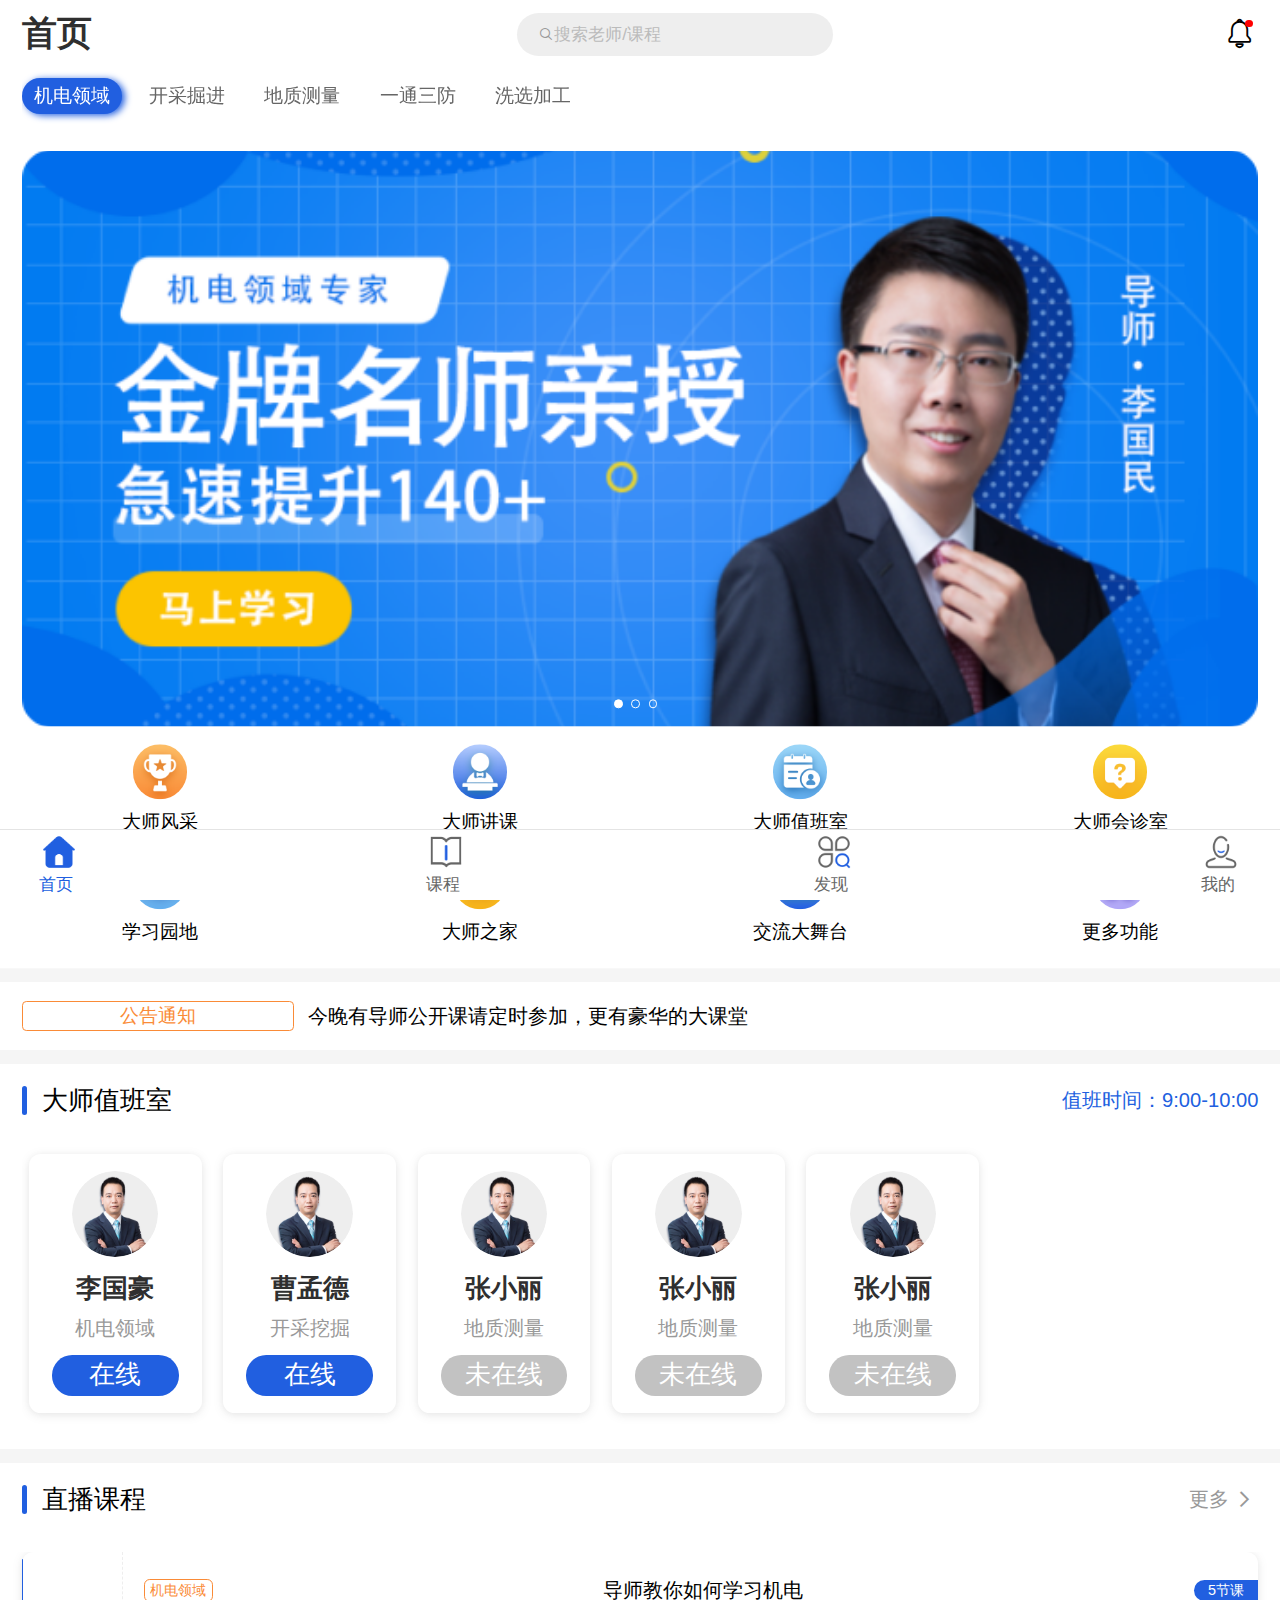
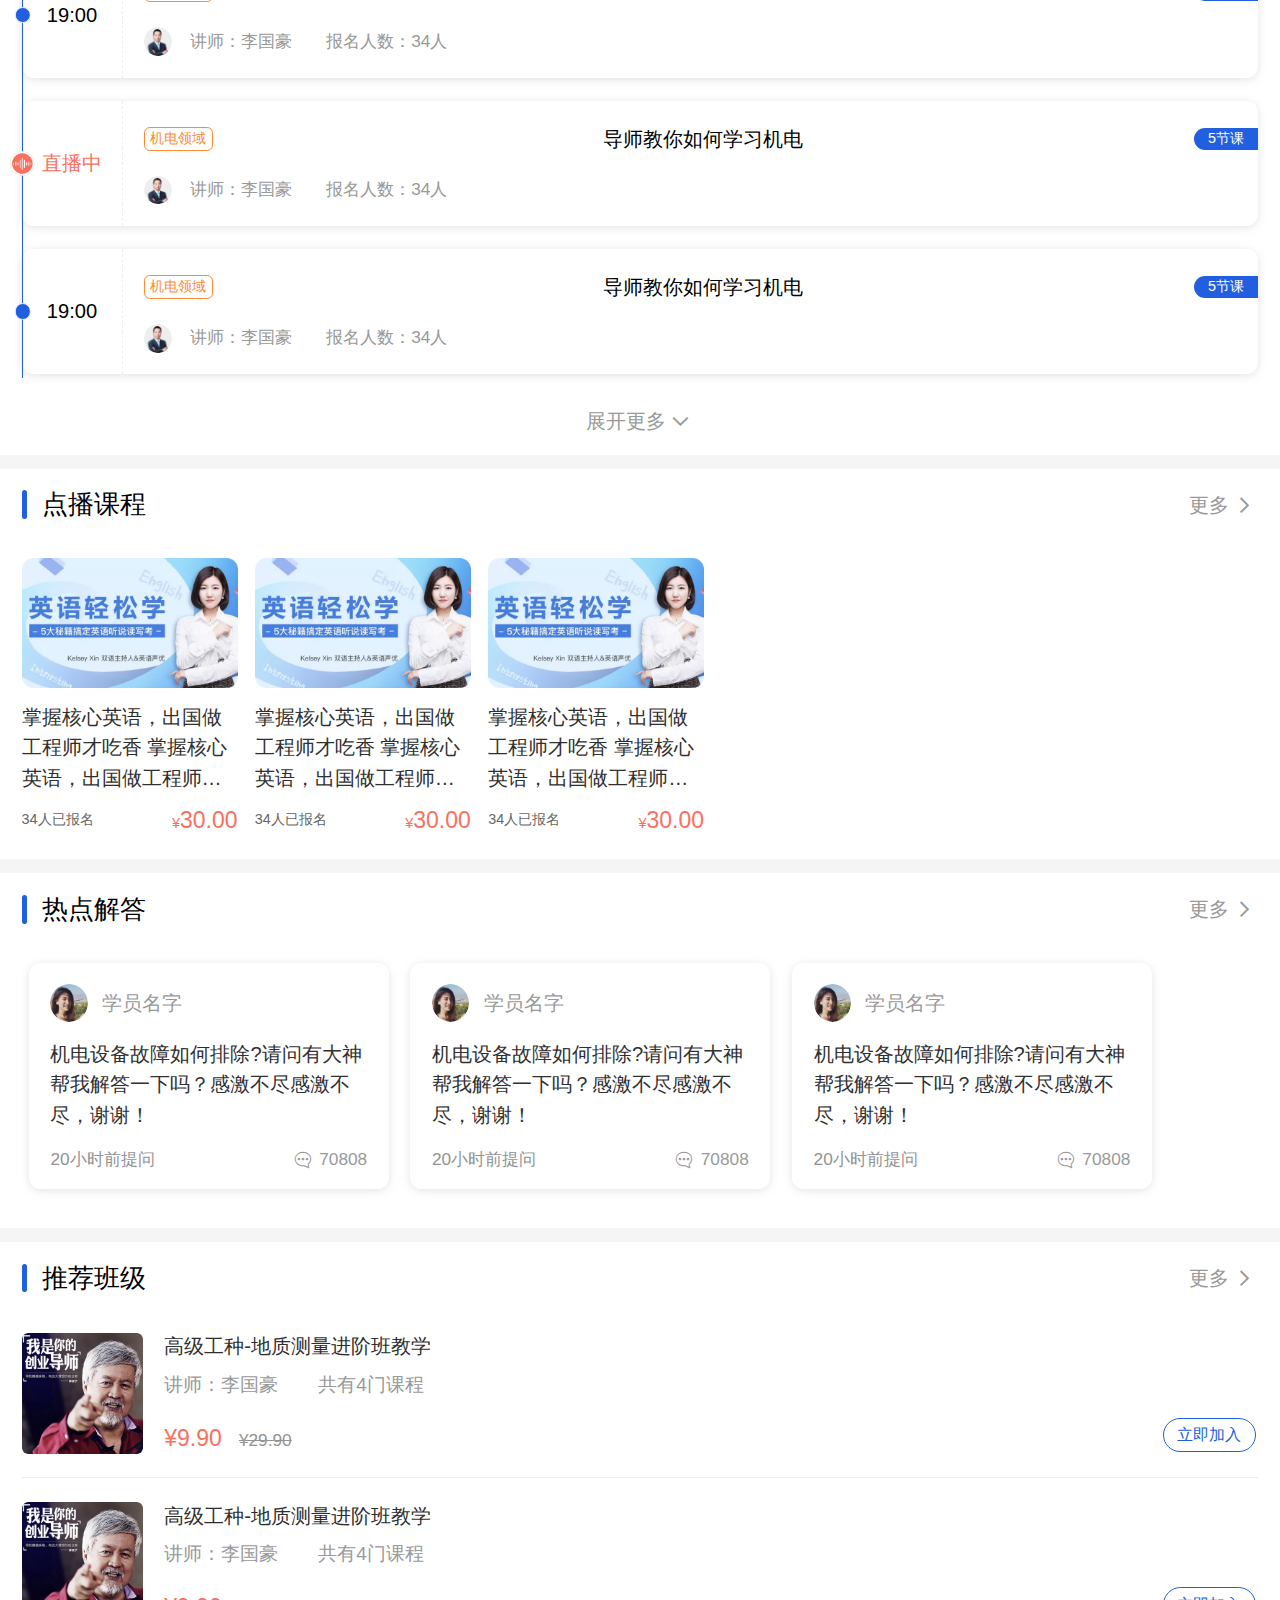
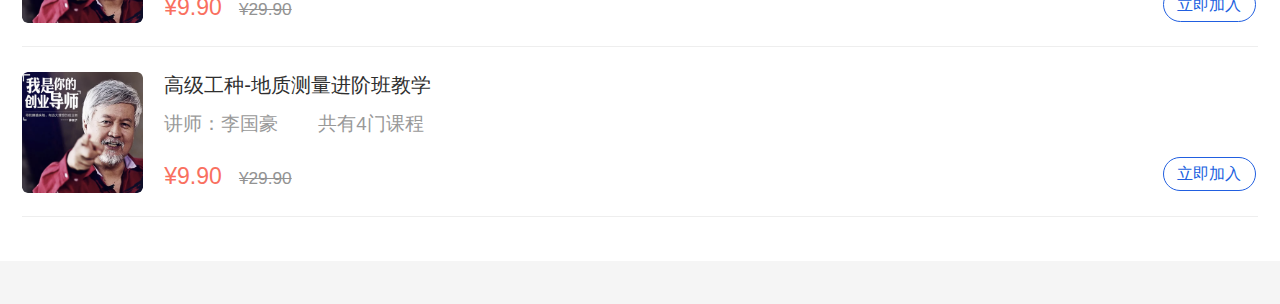
<file: index.html>
<!DOCTYPE html>
<html lang="en">
<head>
    <meta charset="UTF-8">
    <title>首页</title>
    <meta name="viewport"
          content="initial-scale=1.0,maximum-scale=1.0,minimum-scale=1.0,user-scalable=no,target-densitydpi = medium-dpi">
    <meta name="format-detection" content="telephone=no">
    <meta name="apple-touch-fullscreen" content="YES">
    <meta name="apple-mobile-web-app-capable" content="yes">
    <meta name="apple-mobile-web-app-status-bar-style" content="black">
    <script type="text/javascript" src="js/flexible.js"></script>
    <link rel="stylesheet" href="css/common.css">
    <link rel="stylesheet" href="css/index.css"/>
    <link rel="stylesheet" href="fonts/iconfont.css">
</head>
<body>
<div class="index-wrap">
    <div class="header">
        <div class="head-line1">
            <div class="title">
                首页
            </div>
            <div class="search-box">
                <span class="iconfont icon-search"></span>
                <input type="text" class="ipt-search" placeholder="搜索老师/课程">
            </div>
            <div class="message-btn">
                <span class="iconfont iconlingdang1 new-msg"></span>
            </div>
        </div>
        <div class="top-bar">
            <ul class="nav-list">
                <li class="cur">机电领域</li>
                <li>开采掘进</li>
                <li>地质测量</li>
                <li>一通三防</li>
                <li>洗选加工</li>
            </ul>
        </div>
    </div>
    <div class="conetnt">
        <!--导航-->

        <!--banner-->
        <div class="banner">
           <div class="carousel">
               <ul>
                   <li>
                       <a href="#">
                           <img src="./images/banne1.png" alt="">
                       </a>
                   </li>
                   <li>
                       <a href="#">
                           <img src="./images/banne1.png" alt="">
                       </a>
                   </li>
                   <li>
                       <a href="#">
                           <img src="./images/banne1.png" alt="">
                       </a>
                   </li>
               </ul>
               <ol class="sweiper-point points">
               </ol>
           </div>
        </div>
        <!--icon-功能区-->
        <ul class="icon-zone-box">
            <li class="icon-item">
                <img src="./images/icon_1.png" alt="">
                <span>大师风采</span>
            </li>
            <li class="icon-item">
                <img src="./images/icon_4.png" alt="">
                <span>大师讲课</span>
            </li>
            <li class="icon-item">
                <img src="./images/icon_7.png" alt="">
                <span>大师值班室</span>
            </li>
            <li class="icon-item">
                <img src="./images/icon_2.png" alt="">
                <span>大师会诊室</span>
            </li>
            <li class="icon-item">
                <img src="./images/icon_6.png" alt="">
                <span>学习园地</span>
            </li>
            <li class="icon-item">
                <img src="./images/icon_3.png" alt="">
                <span>大师之家</span>
            </li>
            <li class="icon-item">
                <img src="./images/icon_5.png" alt="">
                <span>交流大舞台</span>
            </li>
            <li class="icon-item">
                <img src="./images/icon_8.png" alt="">
                <span>更多功能</span>
            </li>
        </ul>
        <!--公告通知-->
        <div class="notice-box">
            <div class="label-tit">公告通知</div>
            <div class="label-desc">
                今晚有导师公开课请定时参加，更有豪华的大课堂
            </div>
        </div>
        <!--大师值班室-->
        <div class="great-master-box">
            <div class="great-master-header">
                <div class="great-master-tit">
                    大师值班室
                </div>
                <div class="great-master-date-desc">
                    值班时间：<span>9:00-10:00</span>
                </div>
            </div>
            <div class="great-master-content">
                <ul>
                    <li>
                        <img src="./images/great-master-img1.png" alt="">
                        <div class="great-master-name">李国豪</div>
                        <div class="great-master-type">机电领域</div>
                        <div class="btn on-line">在线</div>
                    </li>
                    <li>
                        <img src="./images/great-master-img1.png" alt="">
                        <div class="great-master-name">曹孟德</div>
                        <div class="great-master-type">开采挖掘</div>
                        <div class="btn on-line">在线</div>
                    </li>
                    <li>
                        <img src="./images/great-master-img1.png" alt="">
                        <div class="great-master-name">张小丽</div>
                        <div class="great-master-type">地质测量</div>
                        <div class="btn off-line">未在线</div>
                    </li>
                    <li>
                        <img src="./images/great-master-img1.png" alt="">
                        <div class="great-master-name">张小丽</div>
                        <div class="great-master-type">地质测量</div>
                        <div class="btn off-line">未在线</div>
                    </li>
                    <li>
                        <img src="./images/great-master-img1.png" alt="">
                        <div class="great-master-name">张小丽</div>
                        <div class="great-master-type">地质测量</div>
                        <div class="btn off-line">未在线</div>
                    </li>
                </ul>
            </div>
        </div>
        <!--直播课程-->
        <div class="live-box great-master-box">
            <div class="live-header great-master-header">
                <div class="live-tit great-master-tit">
                    直播课程
                </div>
                <div class="live-more">
                    更多
                    <span class="iconfont icon-arrow-right"></span>
                </div>
            </div>
            <ul class="live-content">
                <li>
                    <div class="live-left-date">19:00</div>
                    <div class="live-right-desc">
                        <div class="line1">
                            <p class="type">机电领域</p>
                            <p class="text">
                                导师教你如何学习机电
                            </p>
                            <p class="tag">
                                5节课
                            </p>
                        </div>
                        <div class="line2">
                            <img src="./images/great-master-img1.png" alt="">
                            <p class="name">
                                讲师：<span>李国豪</span>
                            </p>
                            <p>
                                报名人数：<span>34</span>人
                            </p>
                        </div>
                    </div>
                </li>
                <li class="living">
                    <div class="live-left-date">直播中</div>
                    <div class="live-right-desc">
                        <div class="line1">
                            <p class="type">机电领域</p>
                            <p class="text">
                                导师教你如何学习机电
                            </p>
                            <p class="tag">
                                5节课
                            </p>
                        </div>
                        <div class="line2">
                            <img src="./images/great-master-img1.png" alt="">
                            <p class="name">
                                讲师：<span>李国豪</span>
                            </p>
                            <p>
                                报名人数：<span>34</span>人
                            </p>
                        </div>
                    </div>
                </li>
                <li>
                    <div class="live-left-date">19:00</div>
                    <div class="live-right-desc">
                        <div class="line1">
                            <p class="type">机电领域</p>
                            <p class="text">
                                导师教你如何学习机电
                            </p>
                            <p class="tag">
                                5节课
                            </p>
                        </div>
                        <div class="line2">
                            <img src="./images/great-master-img1.png" alt="">
                            <p class="name">
                                讲师：<span>李国豪</span>
                            </p>
                            <p>
                                报名人数：<span>34</span>人
                            </p>
                        </div>
                    </div>
                </li>
                <li>
                    <div class="live-left-date">19:00</div>
                    <div class="live-right-desc">
                        <div class="line1">
                            <p class="type">机电领域</p>
                            <p class="text">
                                导师教你如何学习机电
                            </p>
                            <p class="tag">
                                5节课
                            </p>
                        </div>
                        <div class="line2">
                            <img src="./images/great-master-img1.png" alt="">
                            <p class="name">
                                讲师：<span>李国豪</span>
                            </p>
                            <p>
                                报名人数：<span>34</span>人
                            </p>
                        </div>
                    </div>
                </li>
                <li>
                    <div class="live-left-date">19:00</div>
                    <div class="live-right-desc">
                        <div class="line1">
                            <p class="type">机电领域</p>
                            <p class="text">
                                导师教你如何学习机电
                            </p>
                            <p class="tag">
                                5节课
                            </p>
                        </div>
                        <div class="line2">
                            <img src="./images/great-master-img1.png" alt="">
                            <p class="name">
                                讲师：<span>李国豪</span>
                            </p>
                            <p>
                                报名人数：<span>34</span>人
                            </p>
                        </div>
                    </div>
                </li>
            </ul>
            <div class="unfold-more">
                展开更多 <span class="iconfont icon-arrow-down"></span>
            </div>
        </div>
        <!--点播课程-->
        <div class="great-master-box on-demand-box">
            <div class="live-header great-master-header">
                <div class="live-tit great-master-tit">
                    点播课程
                </div>
                <div class="live-more">
                    更多
                    <span class="iconfont icon-arrow-right"></span>
                </div>
            </div>
            <div class="on-demand-content">
                <ul>
                    <li class="item">
                        <img src="./images/on-demand.png" alt="">
                        <p class="on-demand-desc">
                            掌握核心英语，出国做工程师才吃香
                            掌握核心英语，出国做工程师才吃香
                            掌握核心英语，出国做工程师才吃香
                        </p>
                        <p class="bot-con">
                      <span class="num">
                          <i>34</i>人已报名
                      </span>
                      <span class="price">
                          <i>¥</i>30.00
                      </span>
                        </p>
                    </li>
                    <li class="item">
                        <img src="./images/on-demand.png" alt="">
                        <p class="on-demand-desc">
                            掌握核心英语，出国做工程师才吃香
                            掌握核心英语，出国做工程师才吃香
                            掌握核心英语，出国做工程师才吃香
                        </p>
                        <p class="bot-con">
                      <span class="num">
                          <i>34</i>人已报名
                      </span>
                      <span class="price">
                          <i>¥</i>30.00
                      </span>
                        </p>
                    </li>
                    <li class="item">
                        <img src="./images/on-demand.png" alt="">
                        <p class="on-demand-desc">
                            掌握核心英语，出国做工程师才吃香
                            掌握核心英语，出国做工程师才吃香
                            掌握核心英语，出国做工程师才吃香
                        </p>
                        <p class="bot-con">
                      <span class="num">
                          <i>34</i>人已报名
                      </span>
                      <span class="price">
                          <i>¥</i>30.00
                      </span>
                        </p>
                    </li>
                </ul>
            </div>

        </div>
        <!--热点解答-->
        <div class="great-master-box hot-answer-box">
            <div class="live-header great-master-header">
                <div class="live-tit great-master-tit">
                    热点解答
                </div>
                <div class="live-more">
                    更多
                    <span class="iconfont icon-arrow-right"></span>
                </div>
            </div>
            <div class="hot-answer-content">
                <ul>
                    <li class="item">
                        <p class="line1">
                            <img src="./images/student.png" alt="">
                            <span>学员名字</span>
                        </p>
                        <p class="desc">
                            机电设备故障如何排除?请问有大神帮我解答一下吗？感激不尽感激不尽，谢谢！
                        </p>
                        <p class="btn-text">
                            <span>20小时前提问</span>
                            <span><i class="iconfont iconxinxi"></i>70808</span>
                        </p>
                    </li>
                    <li class="item">
                        <p class="line1">
                            <img src="./images/student.png" alt="">
                            <span>学员名字</span>
                        </p>
                        <p class="desc">
                            机电设备故障如何排除?请问有大神帮我解答一下吗？感激不尽感激不尽，谢谢！
                        </p>
                        <p class="btn-text">
                            <span>20小时前提问</span>
                            <span><i class="iconfont iconxinxi"></i>70808</span>
                        </p>
                    </li>
                    <li class="item">
                        <p class="line1">
                            <img src="./images/student.png" alt="">
                            <span>学员名字</span>
                        </p>
                        <p class="desc">
                            机电设备故障如何排除?请问有大神帮我解答一下吗？感激不尽感激不尽，谢谢！
                        </p>
                        <p class="btn-text">
                            <span>20小时前提问</span>
                            <span><i class="iconfont iconxinxi"></i>70808</span>
                        </p>
                    </li>
                </ul>
            </div>

        </div>
        <!--推荐班级-->
        <div class="great-master-box recommended-class-box">
            <div class="live-header great-master-header">
                <div class="live-tit great-master-tit">
                    推荐班级
                </div>
                <div class="live-more">
                    更多
                    <span class="iconfont icon-arrow-right"></span>
                </div>
            </div>
            <ul class="recommended-class-content">
                <li>
                    <img src="./images/class-img.png" alt="">
                    <div class="right-con">
                        <p class="line1">高级工种-地质测量进阶班教学</p>
                        <p class="line2">
                            <span>讲师：李国豪</span>
                            <span>共有4门课程</span>
                        </p>
                        <div class="btn-con">
                            <p>
                                <span class="new-price">¥9.90</span>
                                <span class="old-price">¥29.90</span>
                            </p>

                        </div>

                    </div>
                    <p class="btn-join">
                        立即加入
                    </p>
                </li>
                <li>
                    <img src="./images/class-img.png" alt="">
                    <div class="right-con">
                        <p class="line1">高级工种-地质测量进阶班教学</p>
                        <p class="line2">
                            <span>讲师：李国豪</span>
                            <span>共有4门课程</span>
                        </p>
                        <div class="btn-con">
                            <p>
                                <span class="new-price">¥9.90</span>
                                <span class="old-price">¥29.90</span>
                            </p>

                        </div>

                    </div>
                    <p class="btn-join">
                        立即加入
                    </p>
                </li>
                <li>
                    <img src="./images/class-img.png" alt="">
                    <div class="right-con">
                        <p class="line1">高级工种-地质测量进阶班教学</p>
                        <p class="line2">
                            <span>讲师：李国豪</span>
                            <span>共有4门课程</span>
                        </p>
                        <div class="btn-con">
                            <p>
                                <span class="new-price">¥9.90</span>
                                <span class="old-price">¥29.90</span>
                            </p>

                        </div>

                    </div>
                    <p class="btn-join">
                        立即加入
                    </p>
                </li>
            </ul>
        </div>
    </div>
    <div class="footer">
        <ul class="bottom-tab">
            <li class="cur">
                <p class="icon1 icon-com"></p>
                <p class="text">首页</p>
            </li>
            <li>
                <p class="icon2 icon-com"></p>
                <p class="text">课程</p>
            </li>
            <li>
                <p class="icon3 icon-com"></p>
                <p class="text">发现</p>
            </li>
            <li>
                <p class="icon4 icon-com"></p>
                <p class="text">我的</p>
            </li>
        </ul>
    </div>
</div>
<script src="./js/index.js"></script>
</body>
</html>
</file>
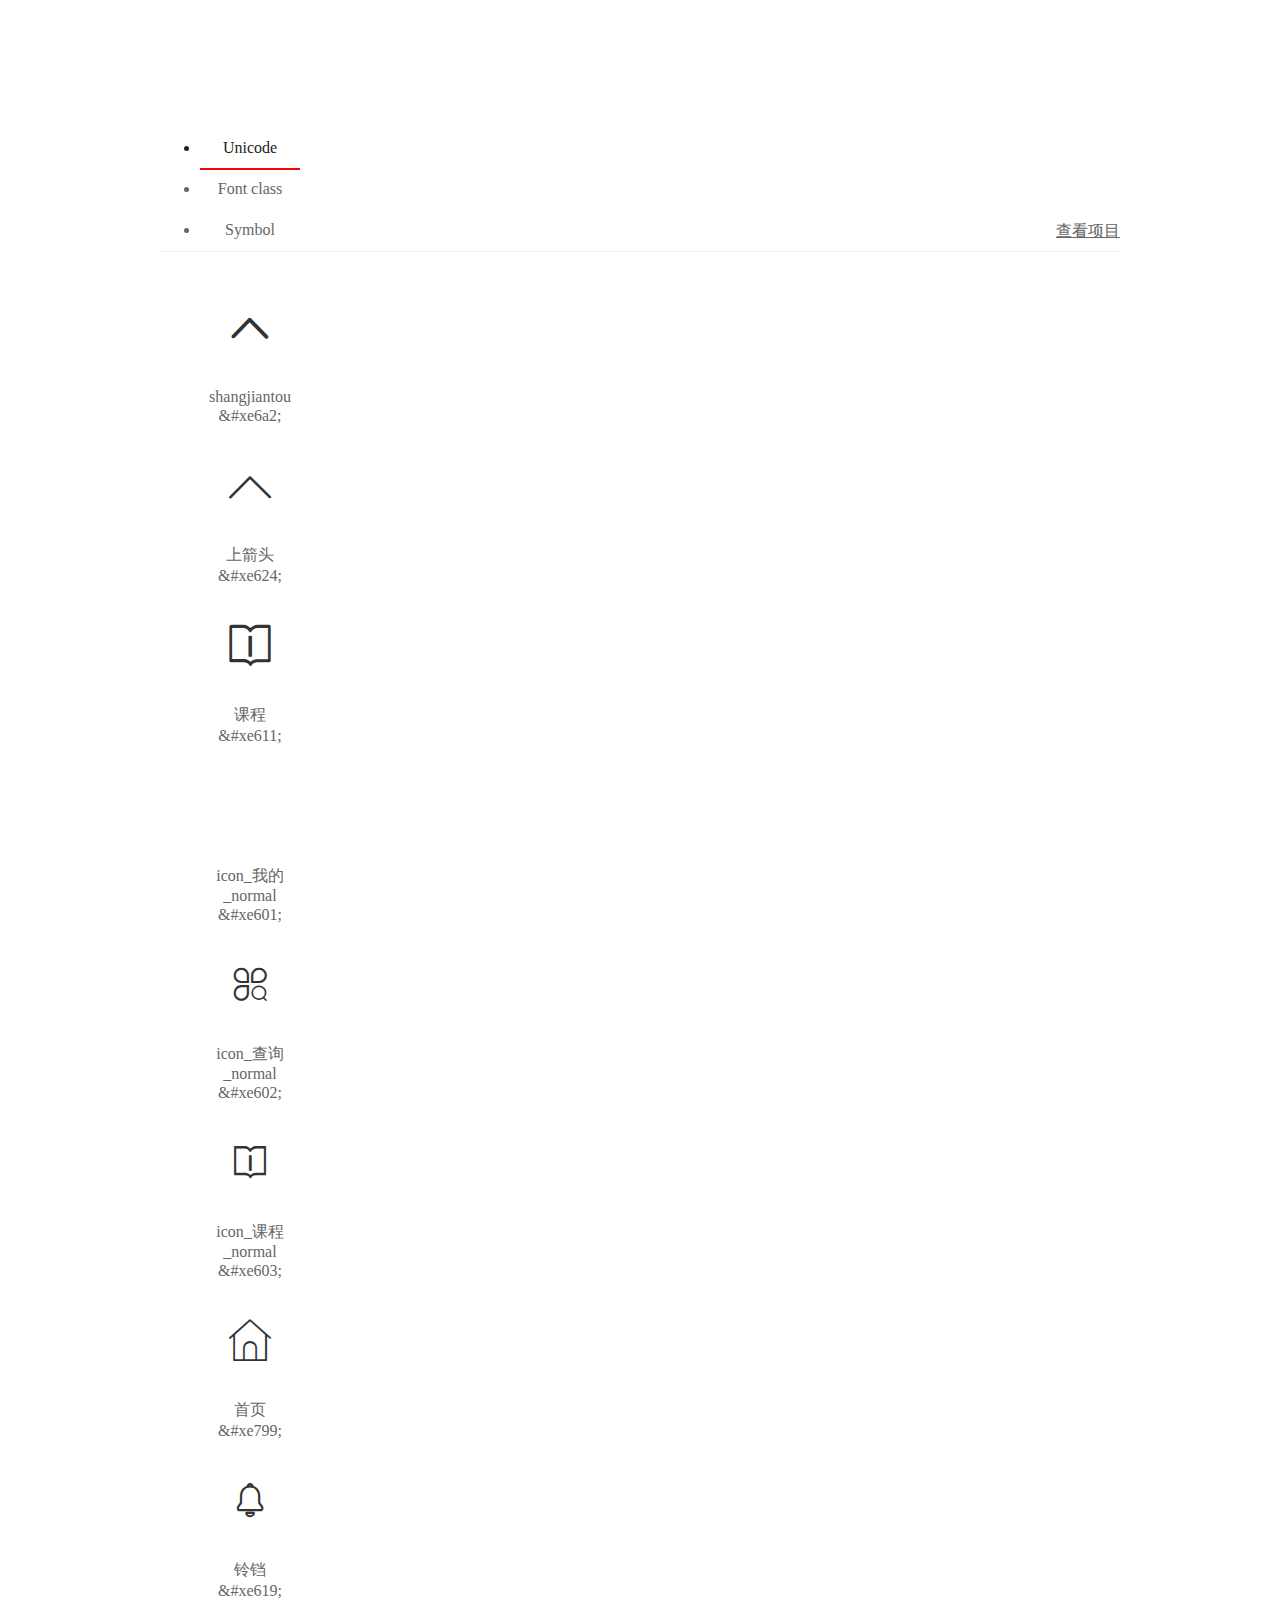
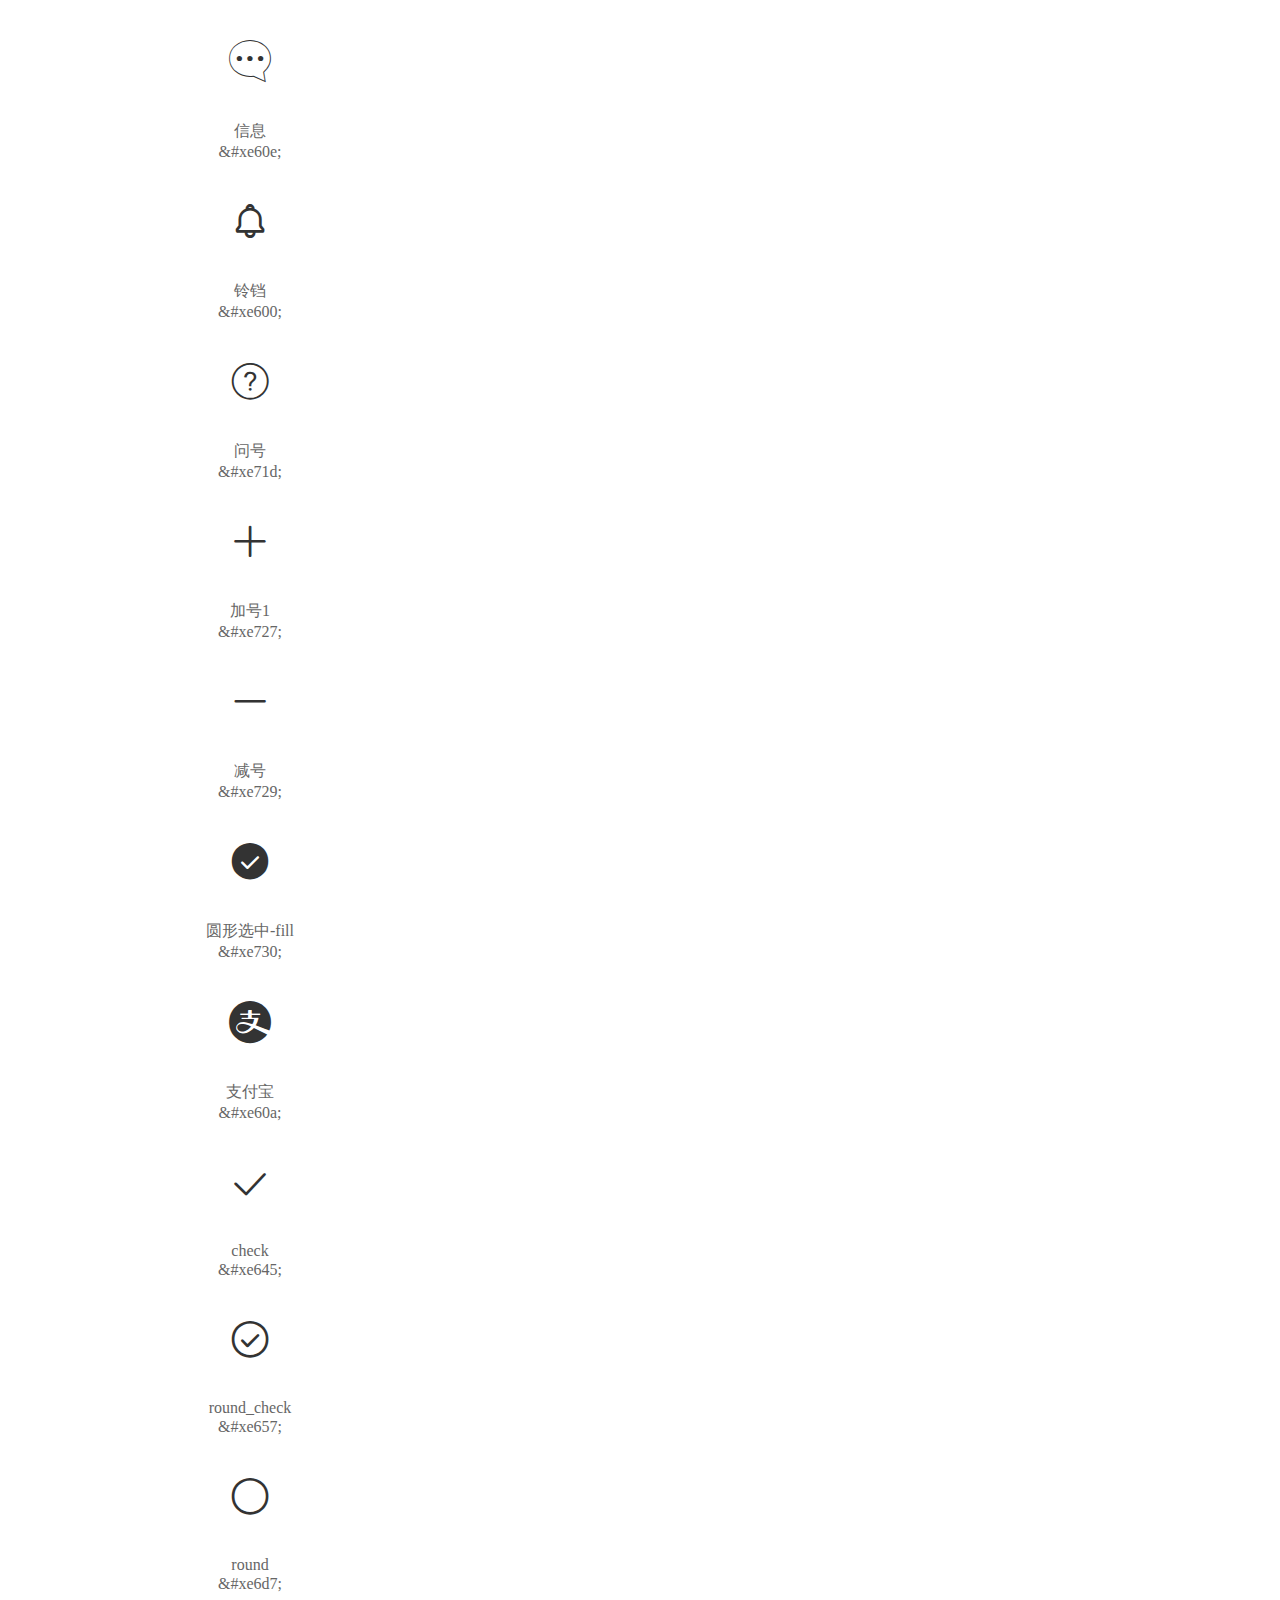
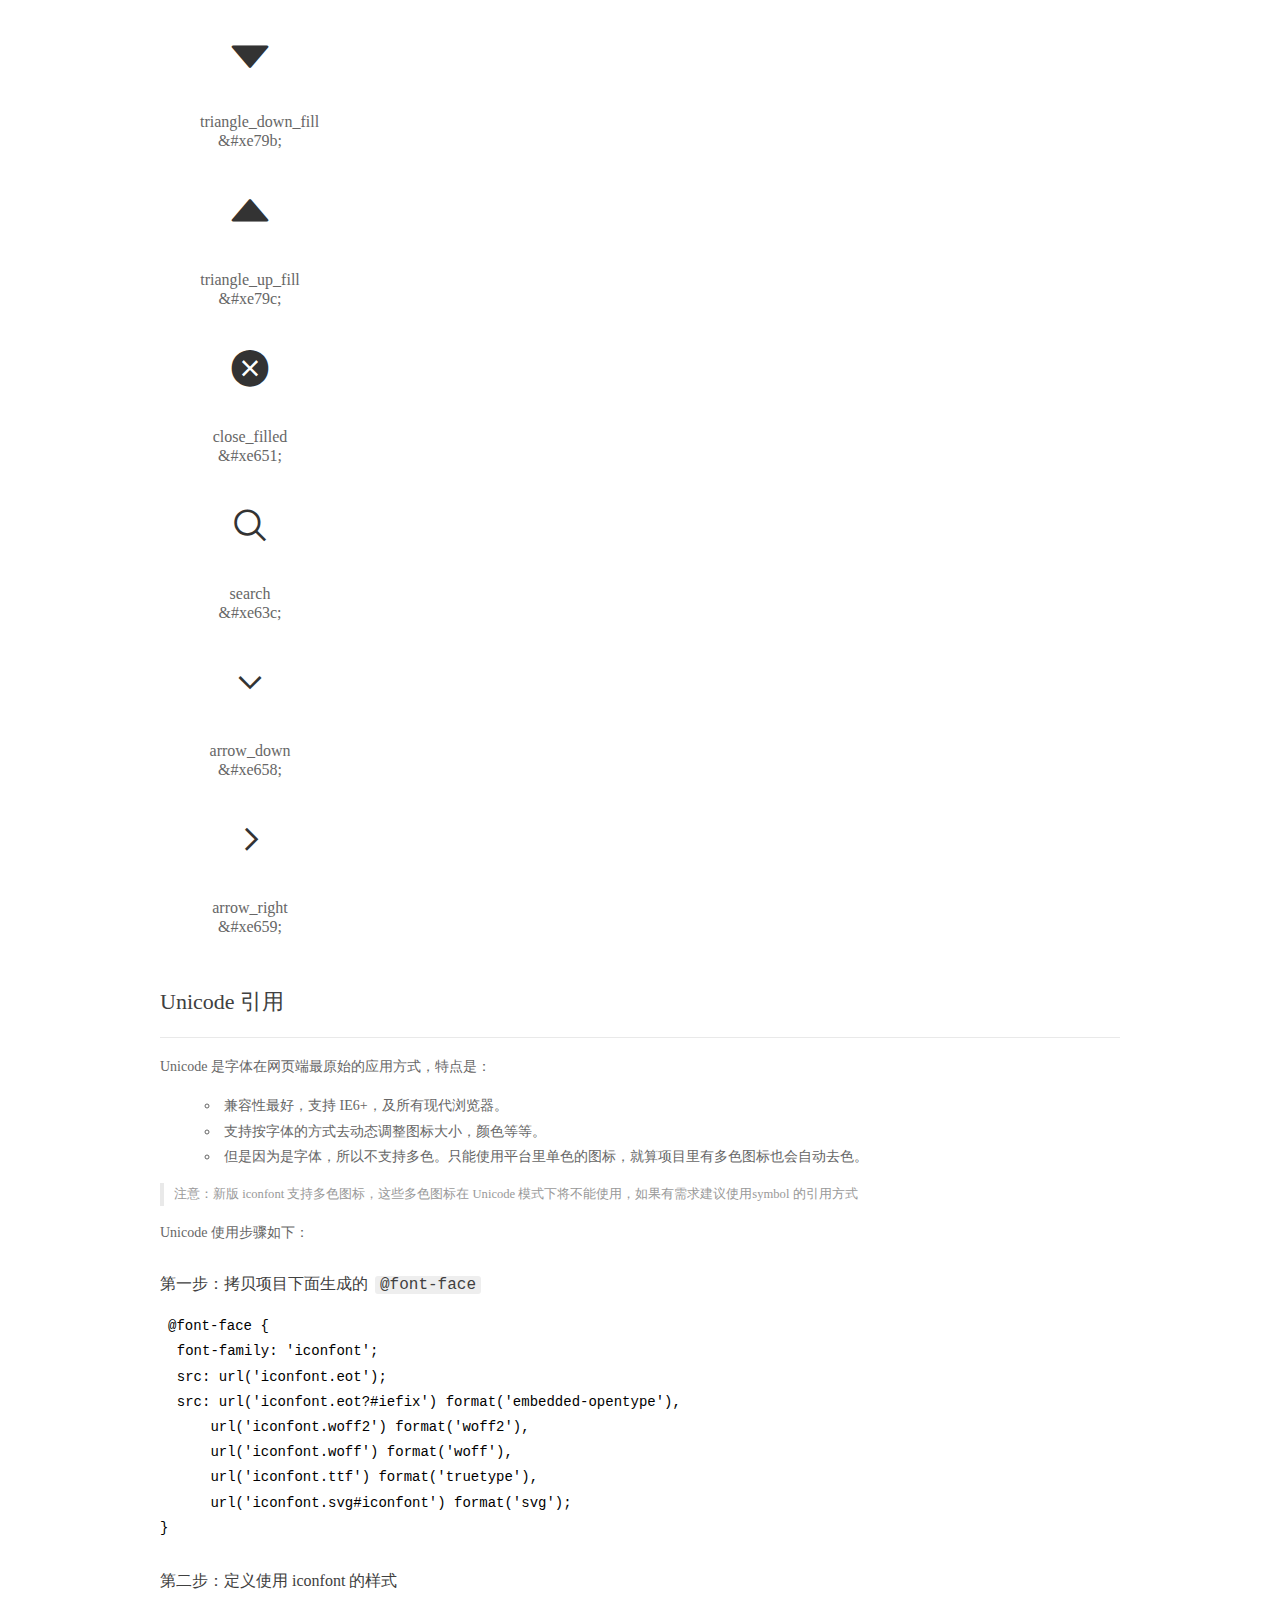
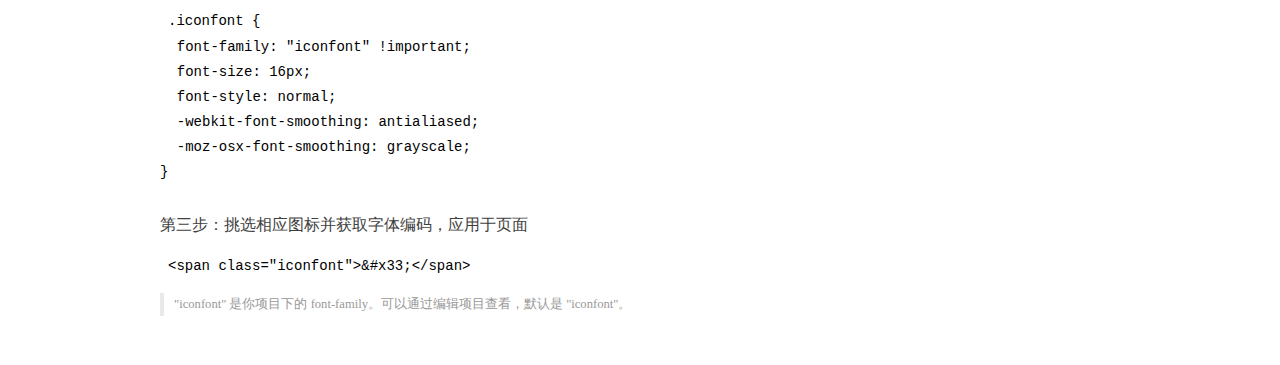
<file: fonts/demo_index.html>
<!DOCTYPE html>
<html>
<head>
  <meta charset="utf-8"/>
  <title>IconFont Demo</title>
  <link rel="shortcut icon" href="https://img.alicdn.com/tps/i4/TB1_oz6GVXXXXaFXpXXJDFnIXXX-64-64.ico" type="image/x-icon"/>
  <link rel="stylesheet" href="https://g.alicdn.com/thx/cube/1.3.2/cube.min.css">
  <link rel="stylesheet" href="demo.css">
  <link rel="stylesheet" href="iconfont.css">
  <script src="iconfont.js"></script>
  <!-- jQuery -->
  <script src="https://a1.alicdn.com/oss/uploads/2018/12/26/7bfddb60-08e8-11e9-9b04-53e73bb6408b.js"></script>
  <!-- 代码高亮 -->
  <script src="https://a1.alicdn.com/oss/uploads/2018/12/26/a3f714d0-08e6-11e9-8a15-ebf944d7534c.js"></script>
</head>
<body>
  <div class="main">
    <h1 class="logo"><a href="https://www.iconfont.cn/" title="iconfont 首页" target="_blank">&#xe86b;</a></h1>
    <div class="nav-tabs">
      <ul id="tabs" class="dib-box">
        <li class="dib active"><span>Unicode</span></li>
        <li class="dib"><span>Font class</span></li>
        <li class="dib"><span>Symbol</span></li>
      </ul>
      
      <a href="https://www.iconfont.cn/manage/index?manage_type=myprojects&projectId=1257497" target="_blank" class="nav-more">查看项目</a>
      
    </div>
    <div class="tab-container">
      <div class="content unicode" style="display: block;">
          <ul class="icon_lists dib-box">
          
            <li class="dib">
              <span class="icon iconfont">&#xe6a2;</span>
                <div class="name">shangjiantou</div>
                <div class="code-name">&amp;#xe6a2;</div>
              </li>
          
            <li class="dib">
              <span class="icon iconfont">&#xe624;</span>
                <div class="name">上箭头</div>
                <div class="code-name">&amp;#xe624;</div>
              </li>
          
            <li class="dib">
              <span class="icon iconfont">&#xe611;</span>
                <div class="name">课程</div>
                <div class="code-name">&amp;#xe611;</div>
              </li>
          
            <li class="dib">
              <span class="icon iconfont">&#xe601;</span>
                <div class="name">icon_我的_normal</div>
                <div class="code-name">&amp;#xe601;</div>
              </li>
          
            <li class="dib">
              <span class="icon iconfont">&#xe602;</span>
                <div class="name">icon_查询 _normal</div>
                <div class="code-name">&amp;#xe602;</div>
              </li>
          
            <li class="dib">
              <span class="icon iconfont">&#xe603;</span>
                <div class="name">icon_课程_normal</div>
                <div class="code-name">&amp;#xe603;</div>
              </li>
          
            <li class="dib">
              <span class="icon iconfont">&#xe799;</span>
                <div class="name">首页</div>
                <div class="code-name">&amp;#xe799;</div>
              </li>
          
            <li class="dib">
              <span class="icon iconfont">&#xe619;</span>
                <div class="name">铃铛</div>
                <div class="code-name">&amp;#xe619;</div>
              </li>
          
            <li class="dib">
              <span class="icon iconfont">&#xe60e;</span>
                <div class="name">信息</div>
                <div class="code-name">&amp;#xe60e;</div>
              </li>
          
            <li class="dib">
              <span class="icon iconfont">&#xe600;</span>
                <div class="name">铃铛</div>
                <div class="code-name">&amp;#xe600;</div>
              </li>
          
            <li class="dib">
              <span class="icon iconfont">&#xe71d;</span>
                <div class="name">问号</div>
                <div class="code-name">&amp;#xe71d;</div>
              </li>
          
            <li class="dib">
              <span class="icon iconfont">&#xe727;</span>
                <div class="name">加号1</div>
                <div class="code-name">&amp;#xe727;</div>
              </li>
          
            <li class="dib">
              <span class="icon iconfont">&#xe729;</span>
                <div class="name">减号</div>
                <div class="code-name">&amp;#xe729;</div>
              </li>
          
            <li class="dib">
              <span class="icon iconfont">&#xe730;</span>
                <div class="name">圆形选中-fill</div>
                <div class="code-name">&amp;#xe730;</div>
              </li>
          
            <li class="dib">
              <span class="icon iconfont">&#xe60a;</span>
                <div class="name">支付宝</div>
                <div class="code-name">&amp;#xe60a;</div>
              </li>
          
            <li class="dib">
              <span class="icon iconfont">&#xe645;</span>
                <div class="name">check</div>
                <div class="code-name">&amp;#xe645;</div>
              </li>
          
            <li class="dib">
              <span class="icon iconfont">&#xe657;</span>
                <div class="name">round_check</div>
                <div class="code-name">&amp;#xe657;</div>
              </li>
          
            <li class="dib">
              <span class="icon iconfont">&#xe6d7;</span>
                <div class="name">round</div>
                <div class="code-name">&amp;#xe6d7;</div>
              </li>
          
            <li class="dib">
              <span class="icon iconfont">&#xe79b;</span>
                <div class="name">triangle_down_fill</div>
                <div class="code-name">&amp;#xe79b;</div>
              </li>
          
            <li class="dib">
              <span class="icon iconfont">&#xe79c;</span>
                <div class="name">triangle_up_fill</div>
                <div class="code-name">&amp;#xe79c;</div>
              </li>
          
            <li class="dib">
              <span class="icon iconfont">&#xe651;</span>
                <div class="name">close_filled</div>
                <div class="code-name">&amp;#xe651;</div>
              </li>
          
            <li class="dib">
              <span class="icon iconfont">&#xe63c;</span>
                <div class="name">search</div>
                <div class="code-name">&amp;#xe63c;</div>
              </li>
          
            <li class="dib">
              <span class="icon iconfont">&#xe658;</span>
                <div class="name">arrow_down</div>
                <div class="code-name">&amp;#xe658;</div>
              </li>
          
            <li class="dib">
              <span class="icon iconfont">&#xe659;</span>
                <div class="name">arrow_right</div>
                <div class="code-name">&amp;#xe659;</div>
              </li>
          
          </ul>
          <div class="article markdown">
          <h2 id="unicode-">Unicode 引用</h2>
          <hr>

          <p>Unicode 是字体在网页端最原始的应用方式，特点是：</p>
          <ul>
            <li>兼容性最好，支持 IE6+，及所有现代浏览器。</li>
            <li>支持按字体的方式去动态调整图标大小，颜色等等。</li>
            <li>但是因为是字体，所以不支持多色。只能使用平台里单色的图标，就算项目里有多色图标也会自动去色。</li>
          </ul>
          <blockquote>
            <p>注意：新版 iconfont 支持多色图标，这些多色图标在 Unicode 模式下将不能使用，如果有需求建议使用symbol 的引用方式</p>
          </blockquote>
          <p>Unicode 使用步骤如下：</p>
          <h3 id="-font-face">第一步：拷贝项目下面生成的 <code>@font-face</code></h3>
<pre><code class="language-css"
>@font-face {
  font-family: 'iconfont';
  src: url('iconfont.eot');
  src: url('iconfont.eot?#iefix') format('embedded-opentype'),
      url('iconfont.woff2') format('woff2'),
      url('iconfont.woff') format('woff'),
      url('iconfont.ttf') format('truetype'),
      url('iconfont.svg#iconfont') format('svg');
}
</code></pre>
          <h3 id="-iconfont-">第二步：定义使用 iconfont 的样式</h3>
<pre><code class="language-css"
>.iconfont {
  font-family: "iconfont" !important;
  font-size: 16px;
  font-style: normal;
  -webkit-font-smoothing: antialiased;
  -moz-osx-font-smoothing: grayscale;
}
</code></pre>
          <h3 id="-">第三步：挑选相应图标并获取字体编码，应用于页面</h3>
<pre>
<code class="language-html"
>&lt;span class="iconfont"&gt;&amp;#x33;&lt;/span&gt;
</code></pre>
          <blockquote>
            <p>"iconfont" 是你项目下的 font-family。可以通过编辑项目查看，默认是 "iconfont"。</p>
          </blockquote>
          </div>
      </div>
      <div class="content font-class">
        <ul class="icon_lists dib-box">
          
          <li class="dib">
            <span class="icon iconfont iconshangjiantou"></span>
            <div class="name">
              shangjiantou
            </div>
            <div class="code-name">.iconshangjiantou
            </div>
          </li>
          
          <li class="dib">
            <span class="icon iconfont iconicon-top-arrow"></span>
            <div class="name">
              上箭头
            </div>
            <div class="code-name">.iconicon-top-arrow
            </div>
          </li>
          
          <li class="dib">
            <span class="icon iconfont iconkecheng"></span>
            <div class="name">
              课程
            </div>
            <div class="code-name">.iconkecheng
            </div>
          </li>
          
          <li class="dib">
            <span class="icon iconfont iconicon_wode_normal"></span>
            <div class="name">
              icon_我的_normal
            </div>
            <div class="code-name">.iconicon_wode_normal
            </div>
          </li>
          
          <li class="dib">
            <span class="icon iconfont iconicon_chaxun_normal"></span>
            <div class="name">
              icon_查询 _normal
            </div>
            <div class="code-name">.iconicon_chaxun_normal
            </div>
          </li>
          
          <li class="dib">
            <span class="icon iconfont iconicon_kecheng_normal"></span>
            <div class="name">
              icon_课程_normal
            </div>
            <div class="code-name">.iconicon_kecheng_normal
            </div>
          </li>
          
          <li class="dib">
            <span class="icon iconfont iconshouye"></span>
            <div class="name">
              首页
            </div>
            <div class="code-name">.iconshouye
            </div>
          </li>
          
          <li class="dib">
            <span class="icon iconfont iconlingdang1"></span>
            <div class="name">
              铃铛
            </div>
            <div class="code-name">.iconlingdang1
            </div>
          </li>
          
          <li class="dib">
            <span class="icon iconfont iconxinxi"></span>
            <div class="name">
              信息
            </div>
            <div class="code-name">.iconxinxi
            </div>
          </li>
          
          <li class="dib">
            <span class="icon iconfont iconlingdang"></span>
            <div class="name">
              铃铛
            </div>
            <div class="code-name">.iconlingdang
            </div>
          </li>
          
          <li class="dib">
            <span class="icon iconfont iconwenhao"></span>
            <div class="name">
              问号
            </div>
            <div class="code-name">.iconwenhao
            </div>
          </li>
          
          <li class="dib">
            <span class="icon iconfont icon-plus"></span>
            <div class="name">
              加号1
            </div>
            <div class="code-name">.icon-plus
            </div>
          </li>
          
          <li class="dib">
            <span class="icon iconfont icon-minus"></span>
            <div class="name">
              减号
            </div>
            <div class="code-name">.icon-minus
            </div>
          </li>
          
          <li class="dib">
            <span class="icon iconfont icon-roundcheck-fill"></span>
            <div class="name">
              圆形选中-fill
            </div>
            <div class="code-name">.icon-roundcheck-fill
            </div>
          </li>
          
          <li class="dib">
            <span class="icon iconfont icon-zhifubao"></span>
            <div class="name">
              支付宝
            </div>
            <div class="code-name">.icon-zhifubao
            </div>
          </li>
          
          <li class="dib">
            <span class="icon iconfont icon-check"></span>
            <div class="name">
              check
            </div>
            <div class="code-name">.icon-check
            </div>
          </li>
          
          <li class="dib">
            <span class="icon iconfont icon-roundcheck"></span>
            <div class="name">
              round_check
            </div>
            <div class="code-name">.icon-roundcheck
            </div>
          </li>
          
          <li class="dib">
            <span class="icon iconfont icon-round"></span>
            <div class="name">
              round
            </div>
            <div class="code-name">.icon-round
            </div>
          </li>
          
          <li class="dib">
            <span class="icon iconfont icon-triangle-down"></span>
            <div class="name">
              triangle_down_fill
            </div>
            <div class="code-name">.icon-triangle-down
            </div>
          </li>
          
          <li class="dib">
            <span class="icon iconfont icon-triangle-up"></span>
            <div class="name">
              triangle_up_fill
            </div>
            <div class="code-name">.icon-triangle-up
            </div>
          </li>
          
          <li class="dib">
            <span class="icon iconfont icon-close"></span>
            <div class="name">
              close_filled
            </div>
            <div class="code-name">.icon-close
            </div>
          </li>
          
          <li class="dib">
            <span class="icon iconfont icon-search"></span>
            <div class="name">
              search
            </div>
            <div class="code-name">.icon-search
            </div>
          </li>
          
          <li class="dib">
            <span class="icon iconfont icon-arrow-down"></span>
            <div class="name">
              arrow_down
            </div>
            <div class="code-name">.icon-arrow-down
            </div>
          </li>
          
          <li class="dib">
            <span class="icon iconfont icon-arrow-right"></span>
            <div class="name">
              arrow_right
            </div>
            <div class="code-name">.icon-arrow-right
            </div>
          </li>
          
        </ul>
        <div class="article markdown">
        <h2 id="font-class-">font-class 引用</h2>
        <hr>

        <p>font-class 是 Unicode 使用方式的一种变种，主要是解决 Unicode 书写不直观，语意不明确的问题。</p>
        <p>与 Unicode 使用方式相比，具有如下特点：</p>
        <ul>
          <li>兼容性良好，支持 IE8+，及所有现代浏览器。</li>
          <li>相比于 Unicode 语意明确，书写更直观。可以很容易分辨这个 icon 是什么。</li>
          <li>因为使用 class 来定义图标，所以当要替换图标时，只需要修改 class 里面的 Unicode 引用。</li>
          <li>不过因为本质上还是使用的字体，所以多色图标还是不支持的。</li>
        </ul>
        <p>使用步骤如下：</p>
        <h3 id="-fontclass-">第一步：引入项目下面生成的 fontclass 代码：</h3>
<pre><code class="language-html">&lt;link rel="stylesheet" href="./iconfont.css"&gt;
</code></pre>
        <h3 id="-">第二步：挑选相应图标并获取类名，应用于页面：</h3>
<pre><code class="language-html">&lt;span class="iconfont iconxxx"&gt;&lt;/span&gt;
</code></pre>
        <blockquote>
          <p>"
            iconfont" 是你项目下的 font-family。可以通过编辑项目查看，默认是 "iconfont"。</p>
        </blockquote>
      </div>
      </div>
      <div class="content symbol">
          <ul class="icon_lists dib-box">
          
            <li class="dib">
                <svg class="icon svg-icon" aria-hidden="true">
                  <use xlink:href="#iconshangjiantou"></use>
                </svg>
                <div class="name">shangjiantou</div>
                <div class="code-name">#iconshangjiantou</div>
            </li>
          
            <li class="dib">
                <svg class="icon svg-icon" aria-hidden="true">
                  <use xlink:href="#iconicon-top-arrow"></use>
                </svg>
                <div class="name">上箭头</div>
                <div class="code-name">#iconicon-top-arrow</div>
            </li>
          
            <li class="dib">
                <svg class="icon svg-icon" aria-hidden="true">
                  <use xlink:href="#iconkecheng"></use>
                </svg>
                <div class="name">课程</div>
                <div class="code-name">#iconkecheng</div>
            </li>
          
            <li class="dib">
                <svg class="icon svg-icon" aria-hidden="true">
                  <use xlink:href="#iconicon_wode_normal"></use>
                </svg>
                <div class="name">icon_我的_normal</div>
                <div class="code-name">#iconicon_wode_normal</div>
            </li>
          
            <li class="dib">
                <svg class="icon svg-icon" aria-hidden="true">
                  <use xlink:href="#iconicon_chaxun_normal"></use>
                </svg>
                <div class="name">icon_查询 _normal</div>
                <div class="code-name">#iconicon_chaxun_normal</div>
            </li>
          
            <li class="dib">
                <svg class="icon svg-icon" aria-hidden="true">
                  <use xlink:href="#iconicon_kecheng_normal"></use>
                </svg>
                <div class="name">icon_课程_normal</div>
                <div class="code-name">#iconicon_kecheng_normal</div>
            </li>
          
            <li class="dib">
                <svg class="icon svg-icon" aria-hidden="true">
                  <use xlink:href="#iconshouye"></use>
                </svg>
                <div class="name">首页</div>
                <div class="code-name">#iconshouye</div>
            </li>
          
            <li class="dib">
                <svg class="icon svg-icon" aria-hidden="true">
                  <use xlink:href="#iconlingdang1"></use>
                </svg>
                <div class="name">铃铛</div>
                <div class="code-name">#iconlingdang1</div>
            </li>
          
            <li class="dib">
                <svg class="icon svg-icon" aria-hidden="true">
                  <use xlink:href="#iconxinxi"></use>
                </svg>
                <div class="name">信息</div>
                <div class="code-name">#iconxinxi</div>
            </li>
          
            <li class="dib">
                <svg class="icon svg-icon" aria-hidden="true">
                  <use xlink:href="#iconlingdang"></use>
                </svg>
                <div class="name">铃铛</div>
                <div class="code-name">#iconlingdang</div>
            </li>
          
            <li class="dib">
                <svg class="icon svg-icon" aria-hidden="true">
                  <use xlink:href="#iconwenhao"></use>
                </svg>
                <div class="name">问号</div>
                <div class="code-name">#iconwenhao</div>
            </li>
          
            <li class="dib">
                <svg class="icon svg-icon" aria-hidden="true">
                  <use xlink:href="#icon-plus"></use>
                </svg>
                <div class="name">加号1</div>
                <div class="code-name">#icon-plus</div>
            </li>
          
            <li class="dib">
                <svg class="icon svg-icon" aria-hidden="true">
                  <use xlink:href="#icon-minus"></use>
                </svg>
                <div class="name">减号</div>
                <div class="code-name">#icon-minus</div>
            </li>
          
            <li class="dib">
                <svg class="icon svg-icon" aria-hidden="true">
                  <use xlink:href="#icon-roundcheck-fill"></use>
                </svg>
                <div class="name">圆形选中-fill</div>
                <div class="code-name">#icon-roundcheck-fill</div>
            </li>
          
            <li class="dib">
                <svg class="icon svg-icon" aria-hidden="true">
                  <use xlink:href="#icon-zhifubao"></use>
                </svg>
                <div class="name">支付宝</div>
                <div class="code-name">#icon-zhifubao</div>
            </li>
          
            <li class="dib">
                <svg class="icon svg-icon" aria-hidden="true">
                  <use xlink:href="#icon-check"></use>
                </svg>
                <div class="name">check</div>
                <div class="code-name">#icon-check</div>
            </li>
          
            <li class="dib">
                <svg class="icon svg-icon" aria-hidden="true">
                  <use xlink:href="#icon-roundcheck"></use>
                </svg>
                <div class="name">round_check</div>
                <div class="code-name">#icon-roundcheck</div>
            </li>
          
            <li class="dib">
                <svg class="icon svg-icon" aria-hidden="true">
                  <use xlink:href="#icon-round"></use>
                </svg>
                <div class="name">round</div>
                <div class="code-name">#icon-round</div>
            </li>
          
            <li class="dib">
                <svg class="icon svg-icon" aria-hidden="true">
                  <use xlink:href="#icon-triangle-down"></use>
                </svg>
                <div class="name">triangle_down_fill</div>
                <div class="code-name">#icon-triangle-down</div>
            </li>
          
            <li class="dib">
                <svg class="icon svg-icon" aria-hidden="true">
                  <use xlink:href="#icon-triangle-up"></use>
                </svg>
                <div class="name">triangle_up_fill</div>
                <div class="code-name">#icon-triangle-up</div>
            </li>
          
            <li class="dib">
                <svg class="icon svg-icon" aria-hidden="true">
                  <use xlink:href="#icon-close"></use>
                </svg>
                <div class="name">close_filled</div>
                <div class="code-name">#icon-close</div>
            </li>
          
            <li class="dib">
                <svg class="icon svg-icon" aria-hidden="true">
                  <use xlink:href="#icon-search"></use>
                </svg>
                <div class="name">search</div>
                <div class="code-name">#icon-search</div>
            </li>
          
            <li class="dib">
                <svg class="icon svg-icon" aria-hidden="true">
                  <use xlink:href="#icon-arrow-down"></use>
                </svg>
                <div class="name">arrow_down</div>
                <div class="code-name">#icon-arrow-down</div>
            </li>
          
            <li class="dib">
                <svg class="icon svg-icon" aria-hidden="true">
                  <use xlink:href="#icon-arrow-right"></use>
                </svg>
                <div class="name">arrow_right</div>
                <div class="code-name">#icon-arrow-right</div>
            </li>
          
          </ul>
          <div class="article markdown">
          <h2 id="symbol-">Symbol 引用</h2>
          <hr>

          <p>这是一种全新的使用方式，应该说这才是未来的主流，也是平台目前推荐的用法。相关介绍可以参考这篇<a href="">文章</a>
            这种用法其实是做了一个 SVG 的集合，与另外两种相比具有如下特点：</p>
          <ul>
            <li>支持多色图标了，不再受单色限制。</li>
            <li>通过一些技巧，支持像字体那样，通过 <code>font-size</code>, <code>color</code> 来调整样式。</li>
            <li>兼容性较差，支持 IE9+，及现代浏览器。</li>
            <li>浏览器渲染 SVG 的性能一般，还不如 png。</li>
          </ul>
          <p>使用步骤如下：</p>
          <h3 id="-symbol-">第一步：引入项目下面生成的 symbol 代码：</h3>
<pre><code class="language-html">&lt;script src="./iconfont.js"&gt;&lt;/script&gt;
</code></pre>
          <h3 id="-css-">第二步：加入通用 CSS 代码（引入一次就行）：</h3>
<pre><code class="language-html">&lt;style&gt;
.icon {
  width: 1em;
  height: 1em;
  vertical-align: -0.15em;
  fill: currentColor;
  overflow: hidden;
}
&lt;/style&gt;
</code></pre>
          <h3 id="-">第三步：挑选相应图标并获取类名，应用于页面：</h3>
<pre><code class="language-html">&lt;svg class="icon" aria-hidden="true"&gt;
  &lt;use xlink:href="#icon-xxx"&gt;&lt;/use&gt;
&lt;/svg&gt;
</code></pre>
          </div>
      </div>

    </div>
  </div>
  <script>
  $(document).ready(function () {
      $('.tab-container .content:first').show()

      $('#tabs li').click(function (e) {
        var tabContent = $('.tab-container .content')
        var index = $(this).index()

        if ($(this).hasClass('active')) {
          return
        } else {
          $('#tabs li').removeClass('active')
          $(this).addClass('active')

          tabContent.hide().eq(index).fadeIn()
        }
      })
    })
  </script>
</body>
</html>
</file>
<file: css/common.css>
@charset "utf-8";
body,
p,
ul,
ol,
li,
dl,
dt,
dd,
h1,
h2,
h3,
h4,
h5,
form,
fieldset,
legend,
input,
select,
textarea,
button,
th,
td,
menu,
article {
  margin: 0;
  padding: 0;
}
article,
aside,
figure,
footer,
header,
hgroup,
nav,
section,
select {
  display: block;
}
h1,
h2,
h3,
h4,
h5,
h6,
input,
textarea,
select,
button,
label {
  font-size: 100%;
}
h1,
h2,
h3,
h4,
h5,
h6 {
  font-weight: normal;
}
ul,
ol,
li {
  list-style: none;
}
img,
fieldset,
input[type="submit"] {
  border: none;
}
img {
  max-width: 100%;
  max-height: 100%;
  vertical-align: middle;
}
table {
  border-collapse: collapse;
  border-spacing: 0;
}
button,
input,
textarea {
  border: 0;
  outline: none;
  -webkit-appearance: none;
}
button {
  cursor: pointer;
  border: none;
}
input,
textarea {
  width: 100%;
}
input {
  border-radius: 0;
}
textarea {
  border-radius: 0;
  line-height: 1.5;
  word-wrap: break-word;
  resize: none;
  height: auto;
}
/* 去除IE下拉菜单箭头 */
select::-ms-expand {
  display: none;
}
a {
  text-decoration: none;
}
* {
  box-sizing: border-box;
}
body {
  background: transparent;
  line-height: 1.5;
  cursor: pointer;
  -webkit-tap-highlight-color: rgba(0, 0, 0, 0);
  -webkit-text-size-adjust: none;
  user-select: none;
  font-family: Tahoma, Arial, "\5FAE\8F6F\96C5\9ED1", "\5b8b\4f53", sans-serif;
}
div,
p {
  word-break: break-all;
}
</file>
<file: css/index.css>
::-webkit-input-placeholder {
  /* WebKit, Blink, Edge */
  color: #bbb;
}
:-moz-placeholder {
  /* Mozilla Firefox 4 to 18 */
  color: #bbb;
}
::-moz-placeholder {
  /* Mozilla Firefox 19+ */
  color: #bbb;
}
:-ms-input-placeholder {
  /* Internet Explorer 10-11 */
  color: #bbb;
}
::-webkit-scrollbar {
  display: none;
}
html {
  /*隐藏滚动条，当IE下溢出，仍然可以滚动*/
  -ms-overflow-style: none;
  /*火狐下隐藏滚动条*/
  scrollbar-width: none;
}
/*Chrome下隐藏滚动条，溢出可以透明滚动*/
html::-webkit-scrollbar {
  width: 0px;
}
html,
body {
  background: #f5f5f5;
  overflow-x: hidden;
  /*隐藏滚动条，当IE下溢出，仍然可以滚动*/
  -ms-overflow-style: none;
  /*火狐下隐藏滚动条*/
  scrollbar-width: none;
}
.index-wrap {
  width: 100%;
}
.index-wrap .header {
  padding: 0.13333333rem 0.4rem 0 0.4rem;
  background: #ffffff;
  position: fixed;
  top: 0;
  width: 100%;
  z-index: 10002;
  height: 2.8rem;
}
.index-wrap .header .head-line1 {
  display: flex;
  display: -webkit-flex;
  align-items: center;
  justify-content: space-between;
}
.index-wrap .header .title {
  font-size: 0.64rem;
  font-weight: bold;
  color: #2f2f2f;
}
.index-wrap .header .search-box {
  display: flex;
  display: -webkit-flex;
  align-items: center;
  width: 5.86666667rem;
  padding: 0 0.4rem;
  height: 0.8rem;
  line-height: 0.8rem;
  border-radius: 0.4rem;
  background: #eeeeee;
  margin-left: 0.66666667rem;
}
.index-wrap .header .search-box .icon-search {
  color: #999;
}
.index-wrap .header .search-box .ipt-search {
  background: none;
  border: none;
  font-size: 0.32rem;
  color: #2f2f2f;
}
.index-wrap .header .message-btn .iconlingdang1 {
  font-size: 0.66666667rem;
  position: relative;
}
.index-wrap .header .message-btn .new-msg:after {
  content: "";
  width: 0.13333333rem;
  height: 0.13333333rem;
  border-radius: 0.08rem;
  position: absolute;
  right: 0.10666667rem;
  top: 0.08rem;
  background: red;
}
.index-wrap .header .top-bar::-webkit-scrollbar {
  width: 0px;
}
.index-wrap .header .top-bar {
  display: block;
  padding-top: 0.32rem;
  background: #ffffff;
  width: 104%;
  overflow-x: auto;
  /*隐藏滚动条，当IE下溢出，仍然可以滚动*/
  -ms-overflow-style: none;
  /*火狐下隐藏滚动条*/
  scrollbar-width: none;
}
.index-wrap .header .top-bar ul {
  padding-bottom: 0.32rem;
  width: 100%;
  display: inline-flex;
  display: -webkit-inline-flex;
  color: #666666;
  flex-wrap: nowrap;
  align-items: center;
}
.index-wrap .header .top-bar ul li {
  text-align: center;
  font-size: 0.34666667rem;
  min-width: 1.86666667rem;
  height: 0.66666667rem;
  line-height: 0.66666667rem;
  margin-right: 0.26666667rem;
}
.index-wrap .header .top-bar ul li:last-child {
  margin-right: 0;
}
.index-wrap .header .top-bar ul li.cur {
  border-radius: 0.4rem;
  background: #215fe0;
  color: #ffffff;
  box-shadow: 0.05333333rem 0.02666667rem 0.13333333rem #215fe0;
}
.index-wrap .conetnt {
  padding-bottom: 0.8rem;
  padding-top: 2.77333333rem;
}
.index-wrap .conetnt .banner {
  background: #ffffff;
  padding: 0 0.4rem;
  width: 100%;
}
.index-wrap .conetnt .banner img {
  display: block;
  width: 100%;
}
.index-wrap .conetnt .banner .sweiper-point {
  width: 100%;
  transform: translateY(-0.58666667rem);
  margin: 0 auto;
  text-align: center;
}
.index-wrap .conetnt .banner .sweiper-point li {
  display: inline-block;
  width: 0.16rem;
  height: 0.16rem;
  border-radius: 0.08rem;
  border: 0.02666667rem solid #ffffff;
  margin-right: 0.16rem;
}
.index-wrap .conetnt .banner .sweiper-point li.active {
  background: #ffffff;
}
.index-wrap .conetnt .banner .carousel {
  position: relative;
  overflow: hidden;
}
.index-wrap .conetnt .banner .carousel ul {
  /* 这个高度需要在JS里面动态添加 */
}
.index-wrap .conetnt .banner .carousel ul li {
  position: absolute;
  width: 100%;
  left: 0;
  top: 0;
  /* 使用 transform:translaX(300%) 暂时将 li 移动到屏幕外面去*/
  -webkit-transform: translateX(300%);
  transform: translateX(300%);
}
.index-wrap .conetnt .icon-zone-box {
  background: #ffffff;
  transform: translateY(-0.34666667rem);
  display: flex;
  display: -webkit-flex;
  padding-bottom: 0.4rem;
  justify-content: space-between;
  flex-wrap: wrap;
}
.index-wrap .conetnt .icon-zone-box .icon-item {
  width: 25%;
  text-align: center;
  font-size: 0.34666667rem;
  margin-top: 0.34666667rem;
}
.index-wrap .conetnt .icon-zone-box .icon-item img {
  margin: 0 auto 0.16rem auto;
  width: 1.01333333rem;
  height: 1.01333333rem;
  display: block;
  border-radius: 1.01333333rem;
}
.index-wrap .conetnt .notice-box {
  margin-top: -0.08rem;
  background: #ffffff;
  display: flex;
  display: -webkit-flex;
  align-items: center;
  padding: 0.34666667rem 0.4rem;
}
.index-wrap .conetnt .notice-box .label-tit {
  color: #fa8b37;
  font-size: 0.34666667rem;
  width: 22%;
  border: 0.02666667rem solid #fa8b37;
  border-radius: 0.08rem;
  text-align: center;
  margin-right: 0.26666667rem;
}
.index-wrap .conetnt .notice-box .label-desc {
  overflow: hidden;
  text-overflow: ellipsis;
  white-space: nowrap;
  font-size: 0.37333333rem;
}
.index-wrap .conetnt .great-master-box {
  width: 100%;
  background: #ffffff;
  margin-top: 0.26666667rem;
  padding: 0 0.4rem 0.4rem 0.4rem;
}
.index-wrap .conetnt .great-master-box .great-master-header {
  display: flex;
  display: -webkit-flex;
  align-items: center;
  justify-content: space-between;
}
.index-wrap .conetnt .great-master-box .great-master-header .great-master-tit {
  height: 1.33333333rem;
  display: flex;
  display: -webkit-flex;
  align-items: center;
  font-size: 0.48rem;
}
.index-wrap .conetnt .great-master-box .great-master-header .great-master-tit:before {
  content: "";
  margin-right: 0.26666667rem;
  background: #215fe0;
  display: inline-block;
  width: 0.10666667rem;
  height: 0.53333333rem;
  border-radius: 0.10666667rem;
}
.index-wrap .conetnt .great-master-box .great-master-header .great-master-date-desc {
  color: #215fe0;
  font-size: 0.37333333rem;
}
.index-wrap .conetnt .great-master-box .great-master-content {
  padding-top: 0.32rem;
  width: 104%;
  overflow-x: auto;
  /*隐藏滚动条，当IE下溢出，仍然可以滚动*/
  -ms-overflow-style: none;
  /*火狐下隐藏滚动条*/
  scrollbar-width: none;
}
.index-wrap .conetnt .great-master-box .great-master-content ul {
  display: inline-flex;
  display: -webkit-inline-flex;
  flex-wrap: nowrap;
  padding: 0.26666667rem 0.13333333rem;
  margin-top: -0.26666667rem;
}
.index-wrap .conetnt .great-master-box .great-master-content ul li {
  padding: 0.32rem 0;
  width: 3.2rem;
  border-radius: 0.21333333rem;
  background: #ffffff;
  margin-right: 0.4rem;
  box-shadow: 0px 2px 12px 0px rgba(0, 0, 0, 0.08), 0px 1px 6px 0px rgba(0, 0, 0, 0.04);
}
.index-wrap .conetnt .great-master-box .great-master-content ul li img {
  display: block;
  width: 1.6rem;
  height: 1.6rem;
  margin: 0 auto;
  border-radius: 1.6rem;
}
.index-wrap .conetnt .great-master-box .great-master-content ul li .great-master-name {
  font-size: 0.48rem;
  font-weight: bold;
  margin-top: 0.21333333rem;
  text-align: center;
  color: #2f2f2f;
}
.index-wrap .conetnt .great-master-box .great-master-content ul li .great-master-type {
  font-size: 0.37333333rem;
  margin-top: 0.10666667rem;
  text-align: center;
  color: #999999;
}
.index-wrap .conetnt .great-master-box .great-master-content ul li .btn {
  font-size: 0.48rem;
  text-align: center;
  width: 2.34666667rem;
  height: 0.74666667rem;
  border-radius: 0.37333333rem;
  margin: 0.21333333rem auto 0 auto;
  color: #ffffff;
  font-weight: normal;
}
.index-wrap .conetnt .great-master-box .great-master-content ul li .btn.on-line {
  background: #215fe0;
}
.index-wrap .conetnt .great-master-box .great-master-content ul li .btn.off-line {
  background: #c2c2c2;
}
.index-wrap .conetnt .great-master-box .great-master-content ul li:last-child {
  margin-right: 0;
}
.index-wrap .conetnt .live-box {
  width: 100%;
  padding: 0;
}
.index-wrap .conetnt .live-box .live-header {
  padding: 0 0.4rem 0 0.4rem;
}
.index-wrap .conetnt .live-box .live-more {
  display: flex;
  display: -webkit-flex;
  align-items: center;
  font-size: 0.37333333rem;
  color: #999999;
}
.index-wrap .conetnt .live-box .live-more .icon-arrow-right {
  margin-top: 1px;
  font-size: 0.53333333rem;
}
.index-wrap .conetnt .live-box .live-content:after {
  content: "";
  height: 97%;
  top: 1.5%;
  width: 0.02666667rem;
  border-radius: 0.26666667rem;
  background: #215fe0;
  position: absolute;
}
.index-wrap .conetnt .live-box .live-content {
  padding: 0 0.4rem 0 0.4rem;
  position: relative;
  margin-top: 0.32rem;
  height: 8rem;
  overflow-y: hidden;
}
.index-wrap .conetnt .live-box .live-content li:before {
  display: block;
  content: "";
  height: 0.26666667rem;
  width: 0.26666667rem;
  border-radius: 0.26666667rem;
  background: #215fe0;
  transform: translateX(-0.13333333rem);
  border: 0.02666667rem solid #eeeeee;
  position: absolute;
  left: 0px;
  z-index: 100;
}
.index-wrap .conetnt .live-box .live-content li:last-child {
  margin-bottom: 0;
}
.index-wrap .conetnt .live-box .live-content li.living:before {
  display: block;
  content: "";
  height: 0.42666667rem;
  width: 0.42666667rem;
  background: url(../images/live.png) no-repeat;
  background-size: 100%;
  left: -0.08rem;
}
.index-wrap .conetnt .live-box .live-content li.living .live-left-date {
  color: #f9705f;
}
.index-wrap .conetnt .live-box .live-content li {
  width: 100%;
  margin-bottom: 0.42666667rem;
  position: relative;
  background: #ffffff;
  box-shadow: 0px 2px 12px 0px rgba(0, 0, 0, 0.08), 0px 1px 6px 0px rgba(0, 0, 0, 0.04);
  border-radius: 0.21333333rem;
  display: flex;
  display: -webkit-flex;
  justify-content: space-between;
  align-items: center;
}
.index-wrap .conetnt .live-box .live-content li .live-left-date {
  width: 1.86666667rem;
  font-size: 0.37333333rem;
  text-align: center;
}
.index-wrap .conetnt .live-box .live-content li .live-right-desc {
  flex: 1;
  border-left: 0.02666667rem dashed #eeeeee;
  padding: 0.42666667rem 0 0.4rem 0.37333333rem;
}
.index-wrap .conetnt .live-box .live-content li .live-right-desc .line1 {
  display: flex;
  display: -webkit-flex;
  justify-content: space-between;
  align-items: center;
}
.index-wrap .conetnt .live-box .live-content li .live-right-desc .line1 .type {
  color: #fa8b37;
  font-size: 0.26666667rem;
  padding: 0 0.10666667rem;
  border-radius: 0.10666667rem;
  border: 0.02666667rem solid #fa8b37;
}
.index-wrap .conetnt .live-box .live-content li .live-right-desc .line1 .text {
  width: 3.73333333rem;
  margin: 0 0.16rem;
  font-size: 0.37333333rem;
}
.index-wrap .conetnt .live-box .live-content li .live-right-desc .line1 .tag {
  font-size: 0.26666667rem;
  color: #ffffff;
  text-align: center;
  min-width: 1.2rem;
  background: #215fe0;
  border-radius: 0.24rem 0 0 0.24rem;
}
.index-wrap .conetnt .live-box .live-content li .live-right-desc .line2 {
  display: flex;
  display: -webkit-flex;
  align-items: center;
  margin-top: 0.4rem;
  font-size: 0.32rem;
}
.index-wrap .conetnt .live-box .live-content li .live-right-desc .line2 img {
  width: 0.53333333rem;
  height: 0.53333333rem;
  margin-right: 0.32rem;
  border-radius: 0.53333333rem;
}
.index-wrap .conetnt .live-box .live-content li .live-right-desc .line2 p {
  color: #999999;
}
.index-wrap .conetnt .live-box .live-content li .live-right-desc .line2 p.name {
  margin-right: 0.64rem;
}
.index-wrap .conetnt .live-box .live-content.cur {
  height: auto;
  overflow-y: inherit;
}
.index-wrap .conetnt .live-box .live-content.cur:before {
  height: 97%;
}
.index-wrap .conetnt .live-box .unfold-more {
  display: flex;
  display: -webkit-flex;
  align-items: center;
  justify-content: center;
  margin-top: 0.26666667rem;
  color: #999999;
  font-size: 0.37333333rem;
  padding-bottom: 0.21333333rem;
}
.index-wrap .conetnt .live-box .unfold-more .iconfont {
  margin-top: 1px;
  font-size: 0.53333333rem;
}
.index-wrap .conetnt .on-demand-box .live-more {
  display: flex;
  display: -webkit-flex;
  align-items: center;
  font-size: 0.37333333rem;
  color: #999999;
}
.index-wrap .conetnt .on-demand-box .live-more .icon-arrow-right {
  margin-top: 1px;
  font-size: 0.53333333rem;
}
.index-wrap .conetnt .on-demand-box .on-demand-content {
  padding-top: 0.32rem;
  width: 105%;
  overflow-x: auto;
  /*隐藏滚动条，当IE下溢出，仍然可以滚动*/
  -ms-overflow-style: none;
  /*火狐下隐藏滚动条*/
  scrollbar-width: none;
}
.index-wrap .conetnt .on-demand-box .on-demand-content ul {
  display: inline-flex;
  display: -webkit-inline-flex;
  flex-wrap: nowrap;
}
.index-wrap .conetnt .on-demand-box .on-demand-content li.item {
  width: 4rem;
  margin-right: 0.32rem;
}
.index-wrap .conetnt .on-demand-box .on-demand-content li.item img {
  width: 100%;
  height: 2.4rem;
}
.index-wrap .conetnt .on-demand-box .on-demand-content li.item .on-demand-desc {
  font-size: 0.37333333rem;
  color: #2f2f2f;
  width: 100%;
  display: -webkit-box;
  -webkit-box-orient: vertical;
  -webkit-line-clamp: 3;
  overflow: hidden;
  margin: 0.26666667rem 0 0.18666667rem 0;
}
.index-wrap .conetnt .on-demand-box .on-demand-content li.item .bot-con {
  display: flex;
  display: -webkit-flex;
  justify-content: space-between;
  align-items: center;
}
.index-wrap .conetnt .on-demand-box .on-demand-content li.item .bot-con i {
  font-style: normal;
}
.index-wrap .conetnt .on-demand-box .on-demand-content li.item .bot-con .num {
  font-size: 0.26666667rem;
  color: #666666;
}
.index-wrap .conetnt .on-demand-box .on-demand-content li.item .bot-con .price {
  color: #f9705f;
  font-size: 0.42666667rem;
}
.index-wrap .conetnt .on-demand-box .on-demand-content li.item .bot-con .price i {
  font-size: 0.26666667rem;
}
.index-wrap .conetnt .hot-answer-box .live-more {
  display: flex;
  display: -webkit-flex;
  align-items: center;
  font-size: 0.37333333rem;
  color: #999999;
}
.index-wrap .conetnt .hot-answer-box .live-more .icon-arrow-right {
  margin-top: 1px;
  font-size: 0.53333333rem;
}
.index-wrap .conetnt .hot-answer-box .hot-answer-content {
  padding-top: 0.32rem;
  width: 105%;
  overflow-x: auto;
}
.index-wrap .conetnt .hot-answer-box ul {
  display: inline-flex;
  display: -webkit-inline-flex;
  flex-wrap: nowrap;
  padding-bottom: 0.32rem;
  padding-left: 0.13333333rem;
}
.index-wrap .conetnt .hot-answer-box ul li.item {
  margin-right: 0.4rem;
  width: 6.66666667rem;
  height: 4.18666667rem;
  background: #ffffff;
  box-shadow: 0px 2px 12px 0px rgba(0, 0, 0, 0.08), 0px 1px 6px 0px rgba(0, 0, 0, 0.04);
  border-radius: 0.21333333rem;
  padding: 0.4rem;
  font-size: 0.37333333rem;
}
.index-wrap .conetnt .hot-answer-box ul li.item .line1 {
  display: flex;
  display: -webkit-flex;
  align-items: center;
}
.index-wrap .conetnt .hot-answer-box ul li.item .line1 img {
  width: 0.69333333rem;
  height: 0.69333333rem;
  border-radius: 0.69333333rem;
  margin-right: 0.26666667rem;
}
.index-wrap .conetnt .hot-answer-box ul li.item .line1 span {
  color: #999999;
  flex: 1;
  overflow: hidden;
  text-overflow: ellipsis;
  white-space: nowrap;
}
.index-wrap .conetnt .hot-answer-box ul li.item .desc {
  display: -webkit-box;
  -webkit-box-orient: vertical;
  -webkit-line-clamp: 3;
  overflow: hidden;
  color: #2F3032;
  margin: 0.32rem 0;
}
.index-wrap .conetnt .hot-answer-box ul li.item .btn-text {
  display: flex;
  display: -webkit-flex;
  justify-content: space-between;
}
.index-wrap .conetnt .hot-answer-box ul li.item .btn-text span:first-child {
  color: #919395;
  font-size: 0.32rem;
}
.index-wrap .conetnt .hot-answer-box ul li.item .btn-text span:last-child {
  display: flex;
  display: -webkit-flex;
  align-items: center;
  color: #999999;
  font-size: 0.32rem;
}
.index-wrap .conetnt .hot-answer-box ul li.item .btn-text span:last-child .iconfont {
  font-size: 0.29333333rem;
  color: #999999;
  font-weight: bold;
  transform: translateY(0.02666667rem);
  padding-right: 0.16rem;
}
.index-wrap .conetnt .recommended-class-box .live-more {
  display: flex;
  display: -webkit-flex;
  align-items: center;
  font-size: 0.37333333rem;
  color: #999999;
}
.index-wrap .conetnt .recommended-class-box .live-more .icon-arrow-right {
  margin-top: 1px;
  font-size: 0.53333333rem;
}
.index-wrap .conetnt .recommended-class-box .recommended-class-content {
  margin-top: 0.32rem;
}
.index-wrap .conetnt .recommended-class-box .recommended-class-content li {
  padding-bottom: 0.4rem;
  border-bottom: 1px solid #eeeeee;
  margin-bottom: 0.42666667rem;
  position: relative;
  display: flex;
  display: -webkit-flex;
  align-items: center;
}
.index-wrap .conetnt .recommended-class-box .recommended-class-content li img {
  width: 2.24rem;
  height: 2.24rem;
  border-radius: 0.10666667rem;
}
.index-wrap .conetnt .recommended-class-box .recommended-class-content li .right-con {
  margin-left: 0.4rem;
  font-size: 0.37333333rem;
}
.index-wrap .conetnt .recommended-class-box .recommended-class-content li .right-con .line1 {
  color: #2f2f2f;
  overflow: hidden;
  text-overflow: ellipsis;
  white-space: nowrap;
}
.index-wrap .conetnt .recommended-class-box .recommended-class-content li .right-con .line2 {
  margin: 0.13333333rem 0 0.4rem 0;
}
.index-wrap .conetnt .recommended-class-box .recommended-class-content li .right-con .line2 span {
  color: #999999;
  font-size: 0.34666667rem;
}
.index-wrap .conetnt .recommended-class-box .recommended-class-content li .right-con .line2 span:first-child {
  margin-right: 0.64rem;
}
.index-wrap .conetnt .recommended-class-box .recommended-class-content li .right-con .btn-con {
  display: flex;
  display: -webkit-flex;
  align-items: center;
  justify-content: space-between;
}
.index-wrap .conetnt .recommended-class-box .recommended-class-content li .right-con .btn-con .new-price {
  color: #f9705f;
  font-size: 0.42666667rem;
}
.index-wrap .conetnt .recommended-class-box .recommended-class-content li .right-con .btn-con .old-price {
  text-decoration: line-through;
  color: #939393;
  font-size: 0.32rem;
  margin-left: 0.21333333rem;
}
.index-wrap .conetnt .recommended-class-box .recommended-class-content li .btn-join {
  display: flex;
  display: -webkit-flex;
  align-items: center;
  justify-content: center;
  color: #215fe0;
  position: absolute;
  width: 1.70666667rem;
  height: 0.64rem;
  border-radius: 0.37333333rem;
  font-size: 0.29333333rem;
  text-align: center;
  border: 0.02666667rem solid #215fe0;
  margin-bottom: 0.05333333rem;
  bottom: 0.4rem;
  right: 0.05333333rem;
}
.index-wrap .conetnt .arrow-up {
  transform: rotate(180deg);
  -ms-transform: rotate(180deg);
  /* IE 9 */
  -moz-transform: rotate(180deg);
  /* Firefox */
  -webkit-transform: rotate(180deg);
  /* Safari 和 Chrome */
  -o-transform: rotate(180deg);
}
.index-wrap .footer {
  position: fixed;
  bottom: 0;
  z-index: 1001;
  width: 100%;
  height: 1.30666667rem;
  background: #ffffff;
  border-top: 0.02666667rem solid #e4e4e4;
}
.index-wrap .footer .bottom-tab {
  height: 100%;
  padding: 0 0.72rem;
  display: flex;
  display: -webkit-flex;
  align-items: center;
  justify-content: space-between;
}
.index-wrap .footer .bottom-tab li .icon-com {
  width: 0.74666667rem;
  height: 0.74666667rem;
  background-size: 100%;
}
.index-wrap .footer .bottom-tab li .icon1 {
  background: url(../images/icon1.png) no-repeat;
  background-size: 100%;
}
.index-wrap .footer .bottom-tab li .icon2 {
  background: url(../images/icon2.png) no-repeat;
  background-size: 100%;
}
.index-wrap .footer .bottom-tab li .icon3 {
  background: url(../images/icon3.png) no-repeat;
  background-size: 100%;
}
.index-wrap .footer .bottom-tab li .icon4 {
  background: url(../images/icon4.png) no-repeat;
  background-size: 100%;
}
.index-wrap .footer .bottom-tab li p.text {
  font-size: 0.32rem;
  color: #666666;
}
.index-wrap .footer .bottom-tab li.cur .icon1 {
  background: url(../images/icon1_cur.png) no-repeat;
  background-size: 100%;
}
.index-wrap .footer .bottom-tab li.cur .icon2 {
  background: url(../images/icon2_cur.png) no-repeat;
  background-size: 100%;
}
.index-wrap .footer .bottom-tab li.cur .icon3 {
  background: url(../images/icon3_cur.png) no-repeat;
  background-size: 100%;
}
.index-wrap .footer .bottom-tab li.cur .icon4 {
  background: url(../images/icon4_cur.png) no-repeat;
  background-size: 100%;
}
.index-wrap .footer .bottom-tab li.cur p.text {
  font-size: 0.32rem;
  color: #215fe0;
}
</file>
<file: fonts/iconfont.css>
@font-face {font-family: "iconfont";
  src: url('iconfont.eot?t=1589643933255'); /* IE9 */
  src: url('iconfont.eot?t=1589643933255#iefix') format('embedded-opentype'), /* IE6-IE8 */
  url('[data-uri]') format('woff2'),
  url('iconfont.woff?t=1589643933255') format('woff'),
  url('iconfont.ttf?t=1589643933255') format('truetype'), /* chrome, firefox, opera, Safari, Android, iOS 4.2+ */
  url('iconfont.svg?t=1589643933255#iconfont') format('svg'); /* iOS 4.1- */
}

.iconfont {
  font-family: "iconfont" !important;
  font-size: 16px;
  font-style: normal;
  -webkit-font-smoothing: antialiased;
  -moz-osx-font-smoothing: grayscale;
}

.iconshangjiantou:before {
  content: "\e6a2";
}

.iconicon-top-arrow:before {
  content: "\e624";
}

.iconkecheng:before {
  content: "\e611";
}

.iconicon_wode_normal:before {
  content: "\e601";
}

.iconicon_chaxun_normal:before {
  content: "\e602";
}

.iconicon_kecheng_normal:before {
  content: "\e603";
}

.iconshouye:before {
  content: "\e799";
}

.iconlingdang1:before {
  content: "\e619";
}

.iconxinxi:before {
  content: "\e60e";
}

.iconlingdang:before {
  content: "\e600";
}

.iconwenhao:before {
  content: "\e71d";
}

.icon-plus:before {
  content: "\e727";
}

.icon-minus:before {
  content: "\e729";
}

.icon-roundcheck-fill:before {
  content: "\e730";
}

.icon-zhifubao:before {
  content: "\e60a";
}

.icon-check:before {
  content: "\e645";
}

.icon-roundcheck:before {
  content: "\e657";
}

.icon-round:before {
  content: "\e6d7";
}

.icon-triangle-down:before {
  content: "\e79b";
}

.icon-triangle-up:before {
  content: "\e79c";
}

.icon-close:before {
  content: "\e651";
}

.icon-search:before {
  content: "\e63c";
}

.icon-arrow-down:before {
  content: "\e658";
}

.icon-arrow-right:before {
  content: "\e659";
}
</file>
<file: fonts/demo.css>
/* Logo 字体 */
@font-face {
  font-family: "iconfont logo";
  src: url('https://at.alicdn.com/t/font_985780_km7mi63cihi.eot?t=1545807318834');
  src: url('https://at.alicdn.com/t/font_985780_km7mi63cihi.eot?t=1545807318834#iefix') format('embedded-opentype'),
    url('https://at.alicdn.com/t/font_985780_km7mi63cihi.woff?t=1545807318834') format('woff'),
    url('https://at.alicdn.com/t/font_985780_km7mi63cihi.ttf?t=1545807318834') format('truetype'),
    url('https://at.alicdn.com/t/font_985780_km7mi63cihi.svg?t=1545807318834#iconfont') format('svg');
}

.logo {
  font-family: "iconfont logo";
  font-size: 160px;
  font-style: normal;
  -webkit-font-smoothing: antialiased;
  -moz-osx-font-smoothing: grayscale;
}

/* tabs */
.nav-tabs {
  position: relative;
}

.nav-tabs .nav-more {
  position: absolute;
  right: 0;
  bottom: 0;
  height: 42px;
  line-height: 42px;
  color: #666;
}

#tabs {
  border-bottom: 1px solid #eee;
}

#tabs li {
  cursor: pointer;
  width: 100px;
  height: 40px;
  line-height: 40px;
  text-align: center;
  font-size: 16px;
  border-bottom: 2px solid transparent;
  position: relative;
  z-index: 1;
  margin-bottom: -1px;
  color: #666;
}


#tabs .active {
  border-bottom-color: #f00;
  color: #222;
}

.tab-container .content {
  display: none;
}

/* 页面布局 */
.main {
  padding: 30px 100px;
  width: 960px;
  margin: 0 auto;
}

.main .logo {
  color: #333;
  text-align: left;
  margin-bottom: 30px;
  line-height: 1;
  height: 110px;
  margin-top: -50px;
  overflow: hidden;
  *zoom: 1;
}

.main .logo a {
  font-size: 160px;
  color: #333;
}

.helps {
  margin-top: 40px;
}

.helps pre {
  padding: 20px;
  margin: 10px 0;
  border: solid 1px #e7e1cd;
  background-color: #fffdef;
  overflow: auto;
}

.icon_lists {
  width: 100% !important;
  overflow: hidden;
  *zoom: 1;
}

.icon_lists li {
  width: 100px;
  margin-bottom: 10px;
  margin-right: 20px;
  text-align: center;
  list-style: none !important;
  cursor: default;
}

.icon_lists li .code-name {
  line-height: 1.2;
}

.icon_lists .icon {
  display: block;
  height: 100px;
  line-height: 100px;
  font-size: 42px;
  margin: 10px auto;
  color: #333;
  -webkit-transition: font-size 0.25s linear, width 0.25s linear;
  -moz-transition: font-size 0.25s linear, width 0.25s linear;
  transition: font-size 0.25s linear, width 0.25s linear;
}

.icon_lists .icon:hover {
  font-size: 100px;
}

.icon_lists .svg-icon {
  /* 通过设置 font-size 来改变图标大小 */
  width: 1em;
  /* 图标和文字相邻时，垂直对齐 */
  vertical-align: -0.15em;
  /* 通过设置 color 来改变 SVG 的颜色/fill */
  fill: currentColor;
  /* path 和 stroke 溢出 viewBox 部分在 IE 下会显示
      normalize.css 中也包含这行 */
  overflow: hidden;
}

.icon_lists li .name,
.icon_lists li .code-name {
  color: #666;
}

/* markdown 样式 */
.markdown {
  color: #666;
  font-size: 14px;
  line-height: 1.8;
}

.highlight {
  line-height: 1.5;
}

.markdown img {
  vertical-align: middle;
  max-width: 100%;
}

.markdown h1 {
  color: #404040;
  font-weight: 500;
  line-height: 40px;
  margin-bottom: 24px;
}

.markdown h2,
.markdown h3,
.markdown h4,
.markdown h5,
.markdown h6 {
  color: #404040;
  margin: 1.6em 0 0.6em 0;
  font-weight: 500;
  clear: both;
}

.markdown h1 {
  font-size: 28px;
}

.markdown h2 {
  font-size: 22px;
}

.markdown h3 {
  font-size: 16px;
}

.markdown h4 {
  font-size: 14px;
}

.markdown h5 {
  font-size: 12px;
}

.markdown h6 {
  font-size: 12px;
}

.markdown hr {
  height: 1px;
  border: 0;
  background: #e9e9e9;
  margin: 16px 0;
  clear: both;
}

.markdown p {
  margin: 1em 0;
}

.markdown>p,
.markdown>blockquote,
.markdown>.highlight,
.markdown>ol,
.markdown>ul {
  width: 80%;
}

.markdown ul>li {
  list-style: circle;
}

.markdown>ul li,
.markdown blockquote ul>li {
  margin-left: 20px;
  padding-left: 4px;
}

.markdown>ul li p,
.markdown>ol li p {
  margin: 0.6em 0;
}

.markdown ol>li {
  list-style: decimal;
}

.markdown>ol li,
.markdown blockquote ol>li {
  margin-left: 20px;
  padding-left: 4px;
}

.markdown code {
  margin: 0 3px;
  padding: 0 5px;
  background: #eee;
  border-radius: 3px;
}

.markdown strong,
.markdown b {
  font-weight: 600;
}

.markdown>table {
  border-collapse: collapse;
  border-spacing: 0px;
  empty-cells: show;
  border: 1px solid #e9e9e9;
  width: 95%;
  margin-bottom: 24px;
}

.markdown>table th {
  white-space: nowrap;
  color: #333;
  font-weight: 600;
}

.markdown>table th,
.markdown>table td {
  border: 1px solid #e9e9e9;
  padding: 8px 16px;
  text-align: left;
}

.markdown>table th {
  background: #F7F7F7;
}

.markdown blockquote {
  font-size: 90%;
  color: #999;
  border-left: 4px solid #e9e9e9;
  padding-left: 0.8em;
  margin: 1em 0;
}

.markdown blockquote p {
  margin: 0;
}

.markdown .anchor {
  opacity: 0;
  transition: opacity 0.3s ease;
  margin-left: 8px;
}

.markdown .waiting {
  color: #ccc;
}

.markdown h1:hover .anchor,
.markdown h2:hover .anchor,
.markdown h3:hover .anchor,
.markdown h4:hover .anchor,
.markdown h5:hover .anchor,
.markdown h6:hover .anchor {
  opacity: 1;
  display: inline-block;
}

.markdown>br,
.markdown>p>br {
  clear: both;
}


.hljs {
  display: block;
  background: white;
  padding: 0.5em;
  color: #333333;
  overflow-x: auto;
}

.hljs-comment,
.hljs-meta {
  color: #969896;
}

.hljs-string,
.hljs-variable,
.hljs-template-variable,
.hljs-strong,
.hljs-emphasis,
.hljs-quote {
  color: #df5000;
}

.hljs-keyword,
.hljs-selector-tag,
.hljs-type {
  color: #a71d5d;
}

.hljs-literal,
.hljs-symbol,
.hljs-bullet,
.hljs-attribute {
  color: #0086b3;
}

.hljs-section,
.hljs-name {
  color: #63a35c;
}

.hljs-tag {
  color: #333333;
}

.hljs-title,
.hljs-attr,
.hljs-selector-id,
.hljs-selector-class,
.hljs-selector-attr,
.hljs-selector-pseudo {
  color: #795da3;
}

.hljs-addition {
  color: #55a532;
  background-color: #eaffea;
}

.hljs-deletion {
  color: #bd2c00;
  background-color: #ffecec;
}

.hljs-link {
  text-decoration: underline;
}

/* 代码高亮 */
/* PrismJS 1.15.0
https://prismjs.com/download.html#themes=prism&languages=markup+css+clike+javascript */
/**
 * prism.js default theme for JavaScript, CSS and HTML
 * Based on dabblet (http://dabblet.com)
 * @author Lea Verou
 */
code[class*="language-"],
pre[class*="language-"] {
  color: black;
  background: none;
  text-shadow: 0 1px white;
  font-family: Consolas, Monaco, 'Andale Mono', 'Ubuntu Mono', monospace;
  text-align: left;
  white-space: pre;
  word-spacing: normal;
  word-break: normal;
  word-wrap: normal;
  line-height: 1.5;

  -moz-tab-size: 4;
  -o-tab-size: 4;
  tab-size: 4;

  -webkit-hyphens: none;
  -moz-hyphens: none;
  -ms-hyphens: none;
  hyphens: none;
}

pre[class*="language-"]::-moz-selection,
pre[class*="language-"] ::-moz-selection,
code[class*="language-"]::-moz-selection,
code[class*="language-"] ::-moz-selection {
  text-shadow: none;
  background: #b3d4fc;
}

pre[class*="language-"]::selection,
pre[class*="language-"] ::selection,
code[class*="language-"]::selection,
code[class*="language-"] ::selection {
  text-shadow: none;
  background: #b3d4fc;
}

@media print {

  code[class*="language-"],
  pre[class*="language-"] {
    text-shadow: none;
  }
}

/* Code blocks */
pre[class*="language-"] {
  padding: 1em;
  margin: .5em 0;
  overflow: auto;
}

:not(pre)>code[class*="language-"],
pre[class*="language-"] {
  background: #f5f2f0;
}

/* Inline code */
:not(pre)>code[class*="language-"] {
  padding: .1em;
  border-radius: .3em;
  white-space: normal;
}

.token.comment,
.token.prolog,
.token.doctype,
.token.cdata {
  color: slategray;
}

.token.punctuation {
  color: #999;
}

.namespace {
  opacity: .7;
}

.token.property,
.token.tag,
.token.boolean,
.token.number,
.token.constant,
.token.symbol,
.token.deleted {
  color: #905;
}

.token.selector,
.token.attr-name,
.token.string,
.token.char,
.token.builtin,
.token.inserted {
  color: #690;
}

.token.operator,
.token.entity,
.token.url,
.language-css .token.string,
.style .token.string {
  color: #9a6e3a;
  background: hsla(0, 0%, 100%, .5);
}

.token.atrule,
.token.attr-value,
.token.keyword {
  color: #07a;
}

.token.function,
.token.class-name {
  color: #DD4A68;
}

.token.regex,
.token.important,
.token.variable {
  color: #e90;
}

.token.important,
.token.bold {
  font-weight: bold;
}

.token.italic {
  font-style: italic;
}

.token.entity {
  cursor: help;
}
</file>
